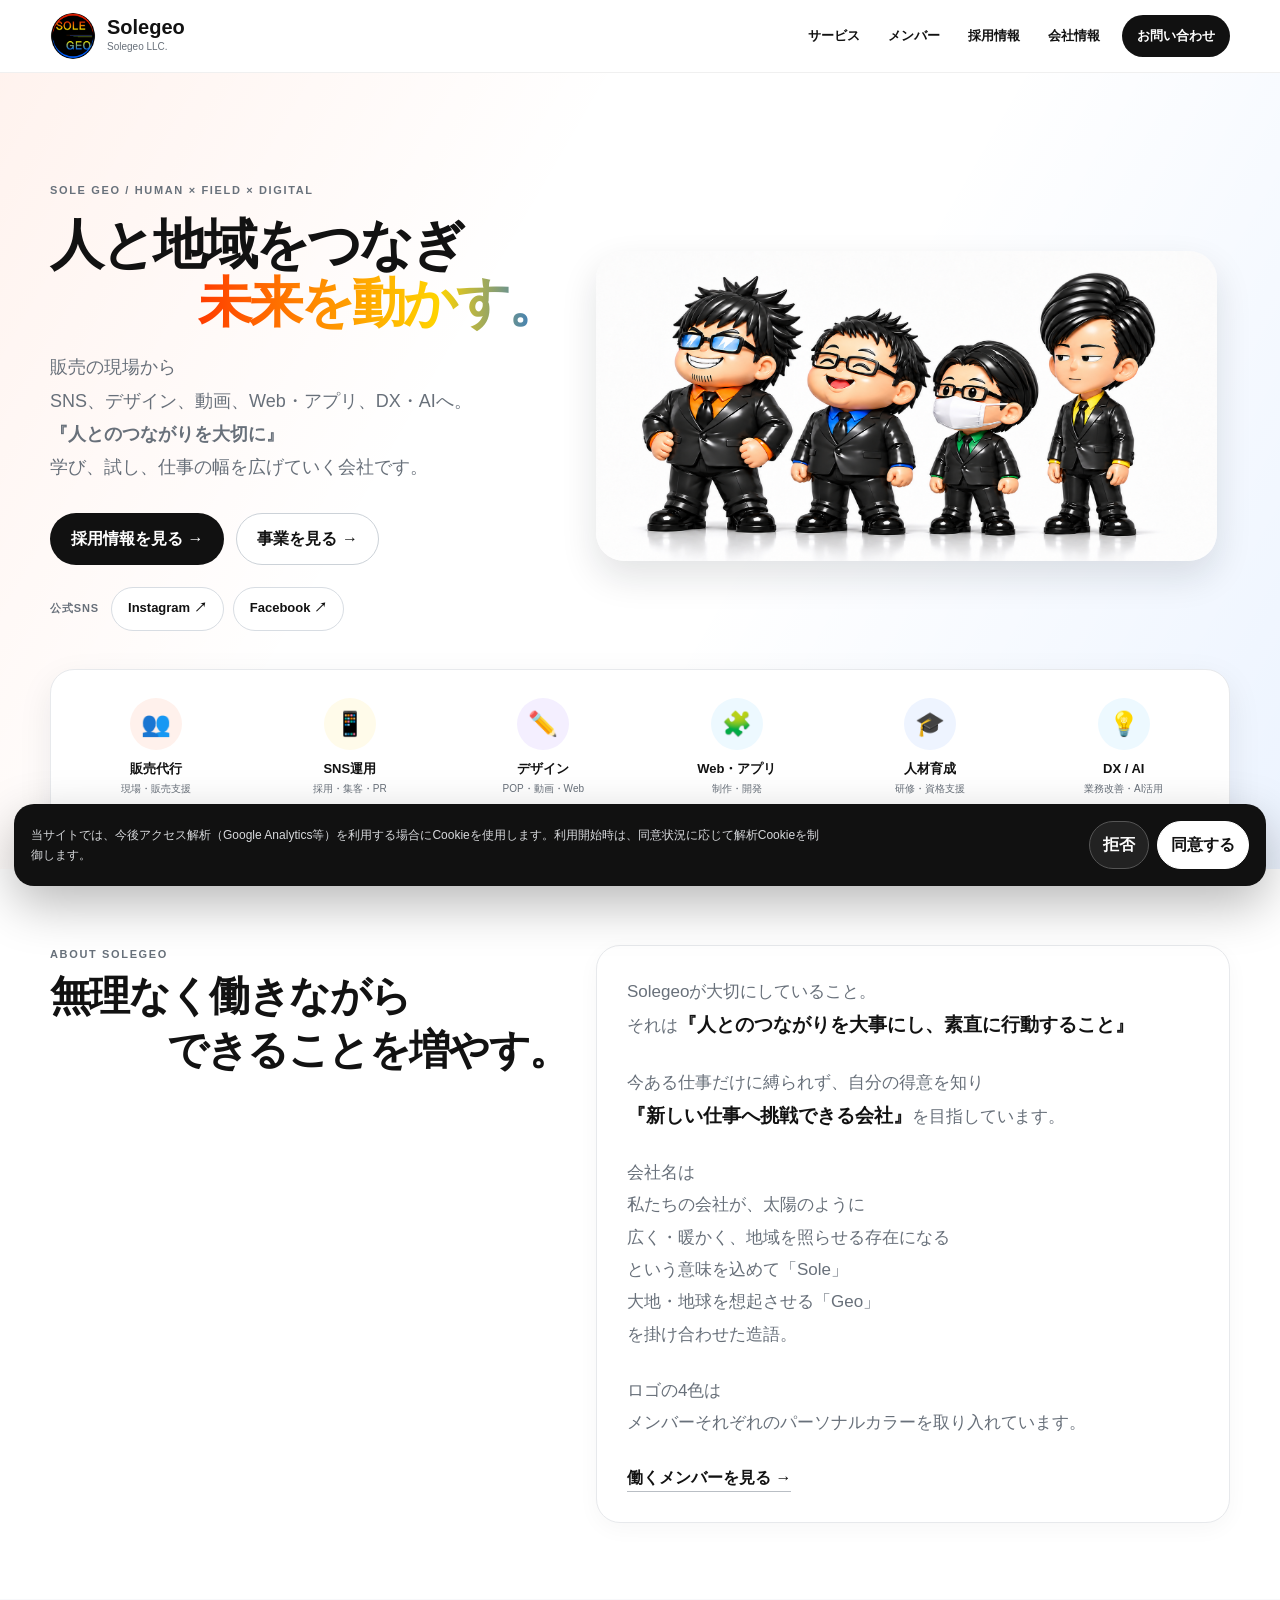
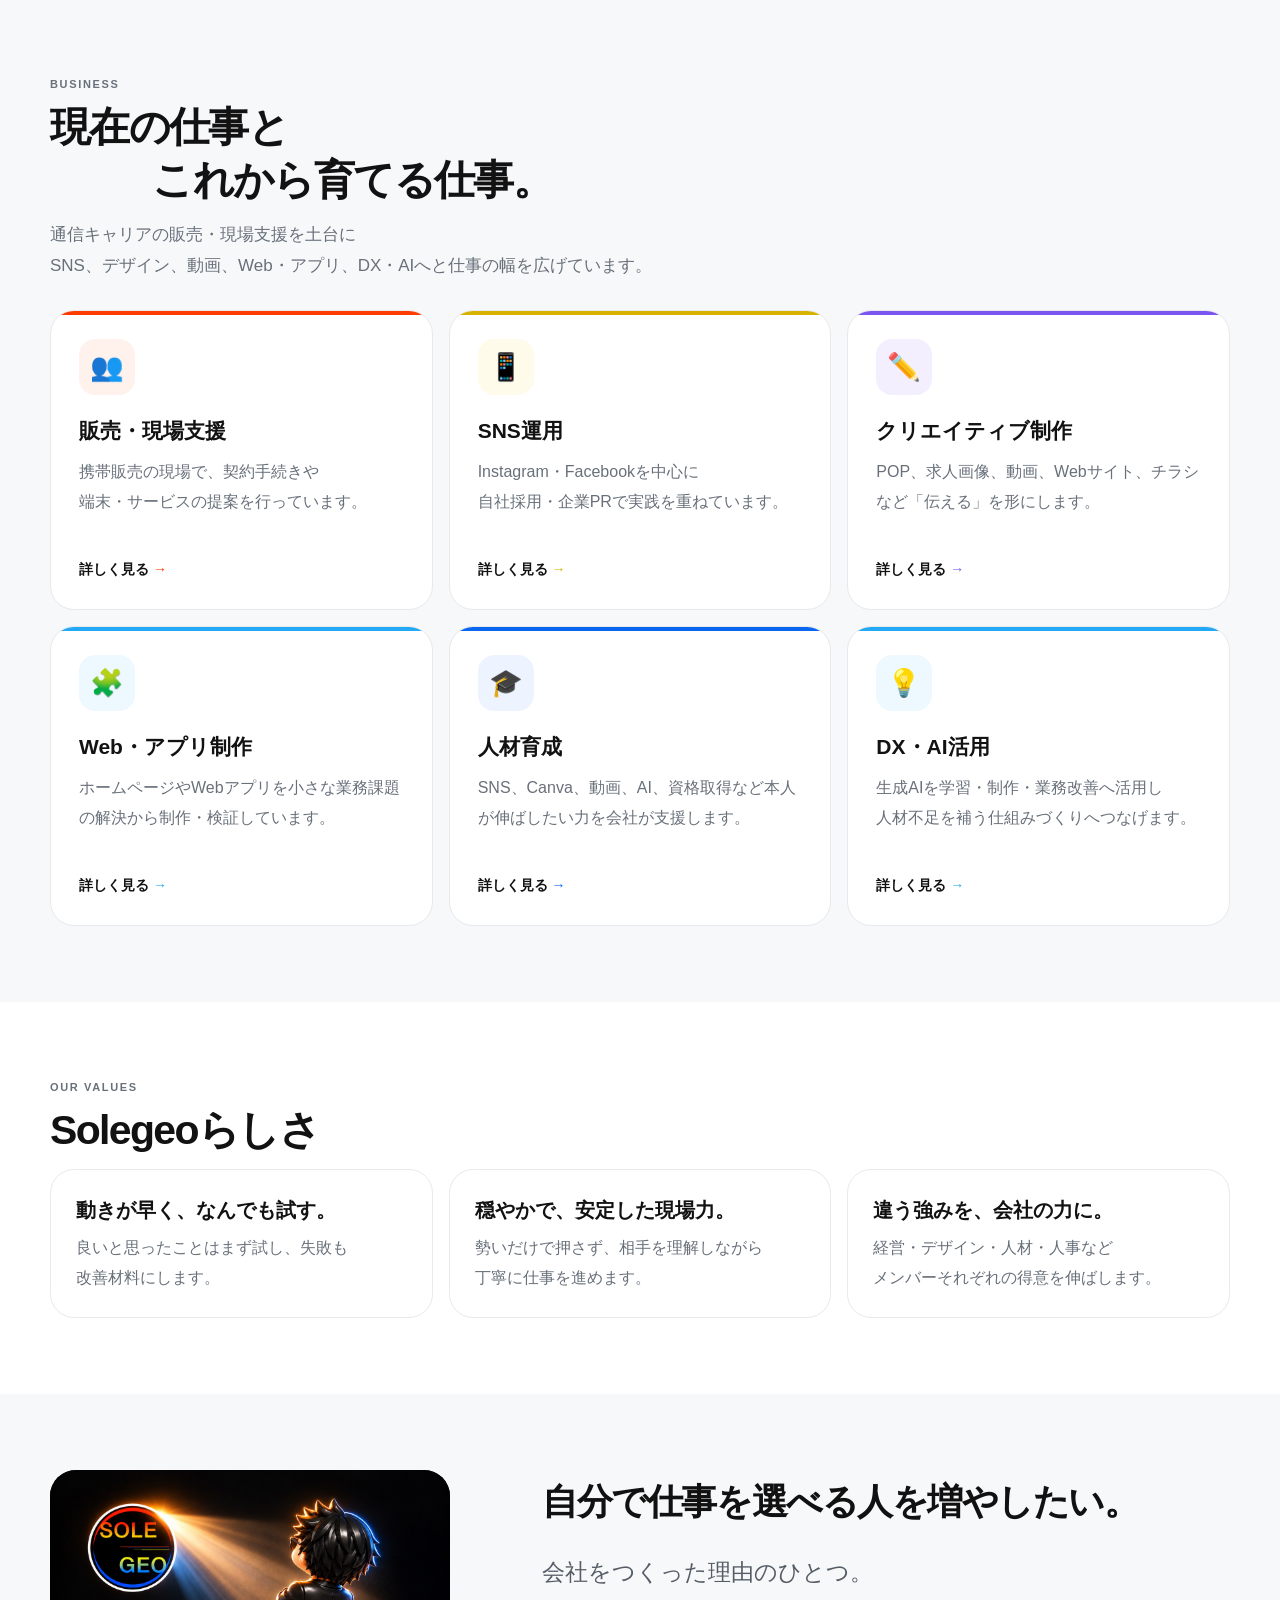
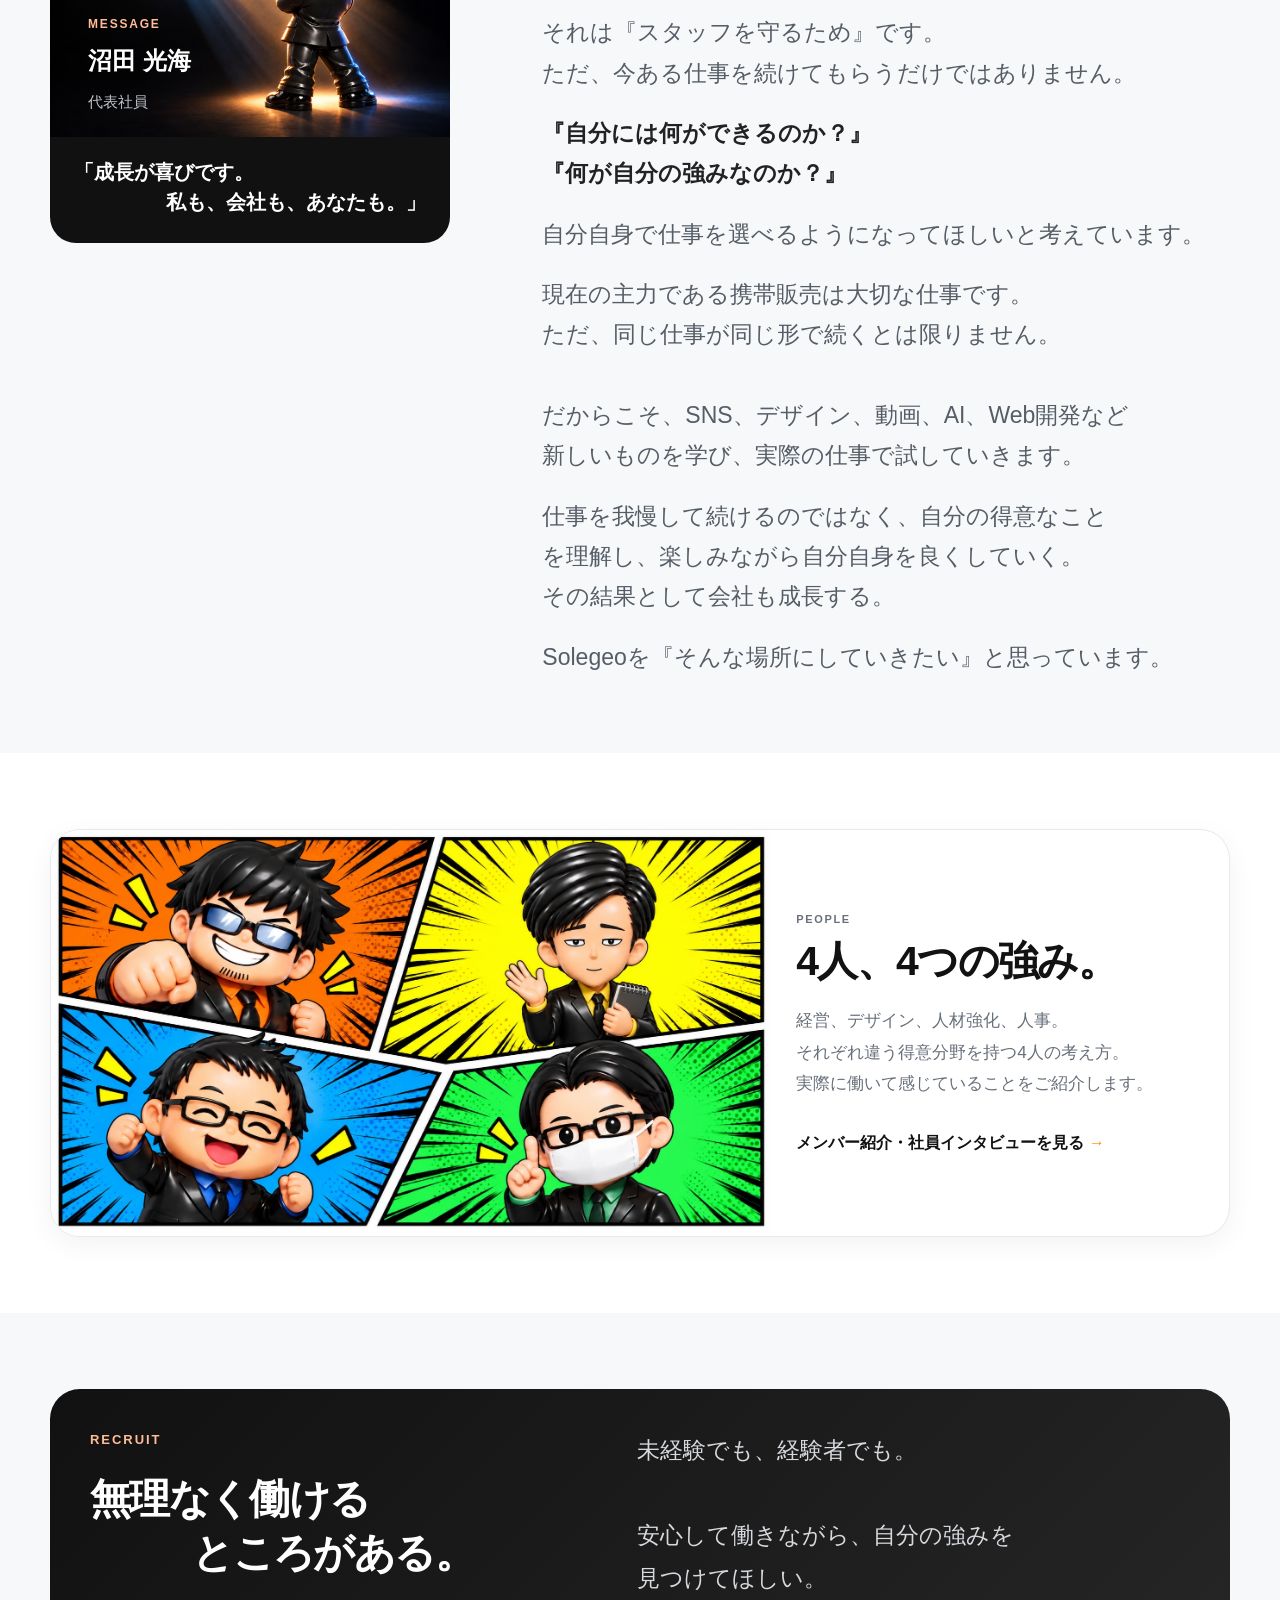
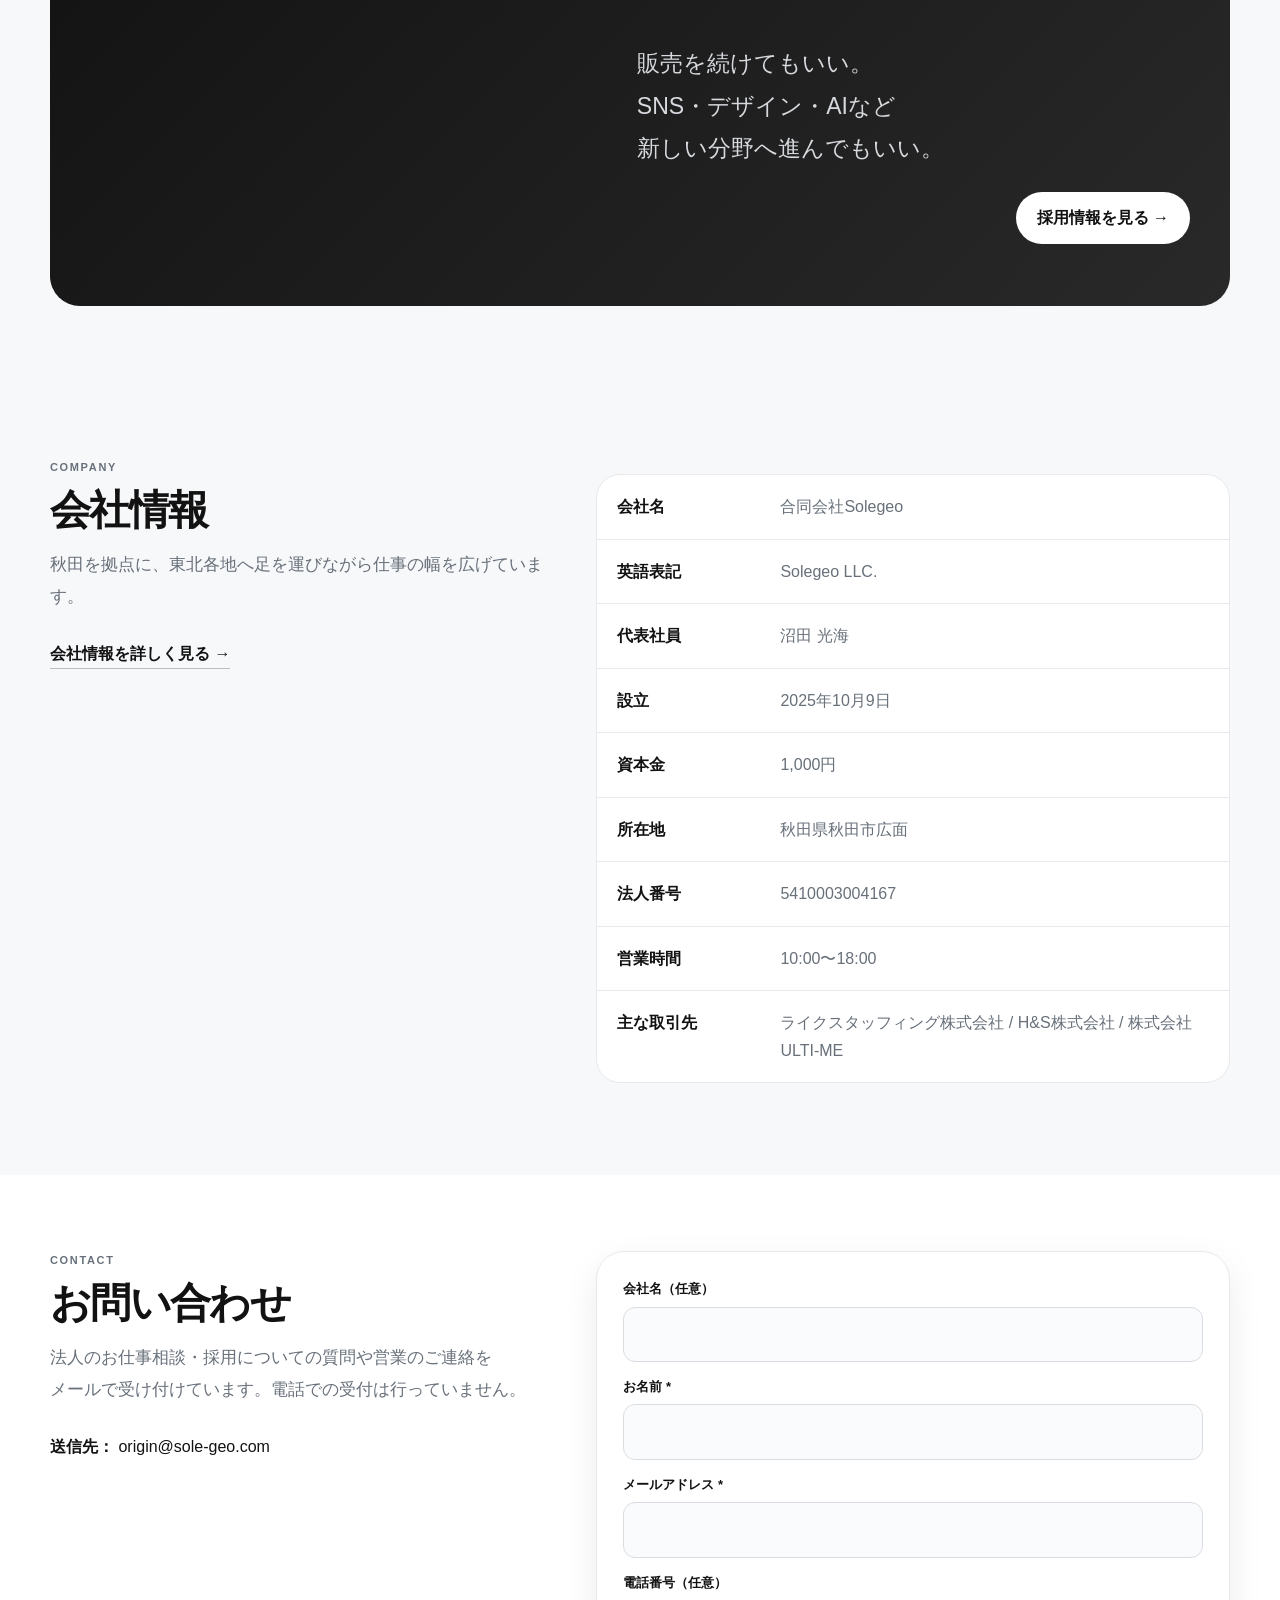
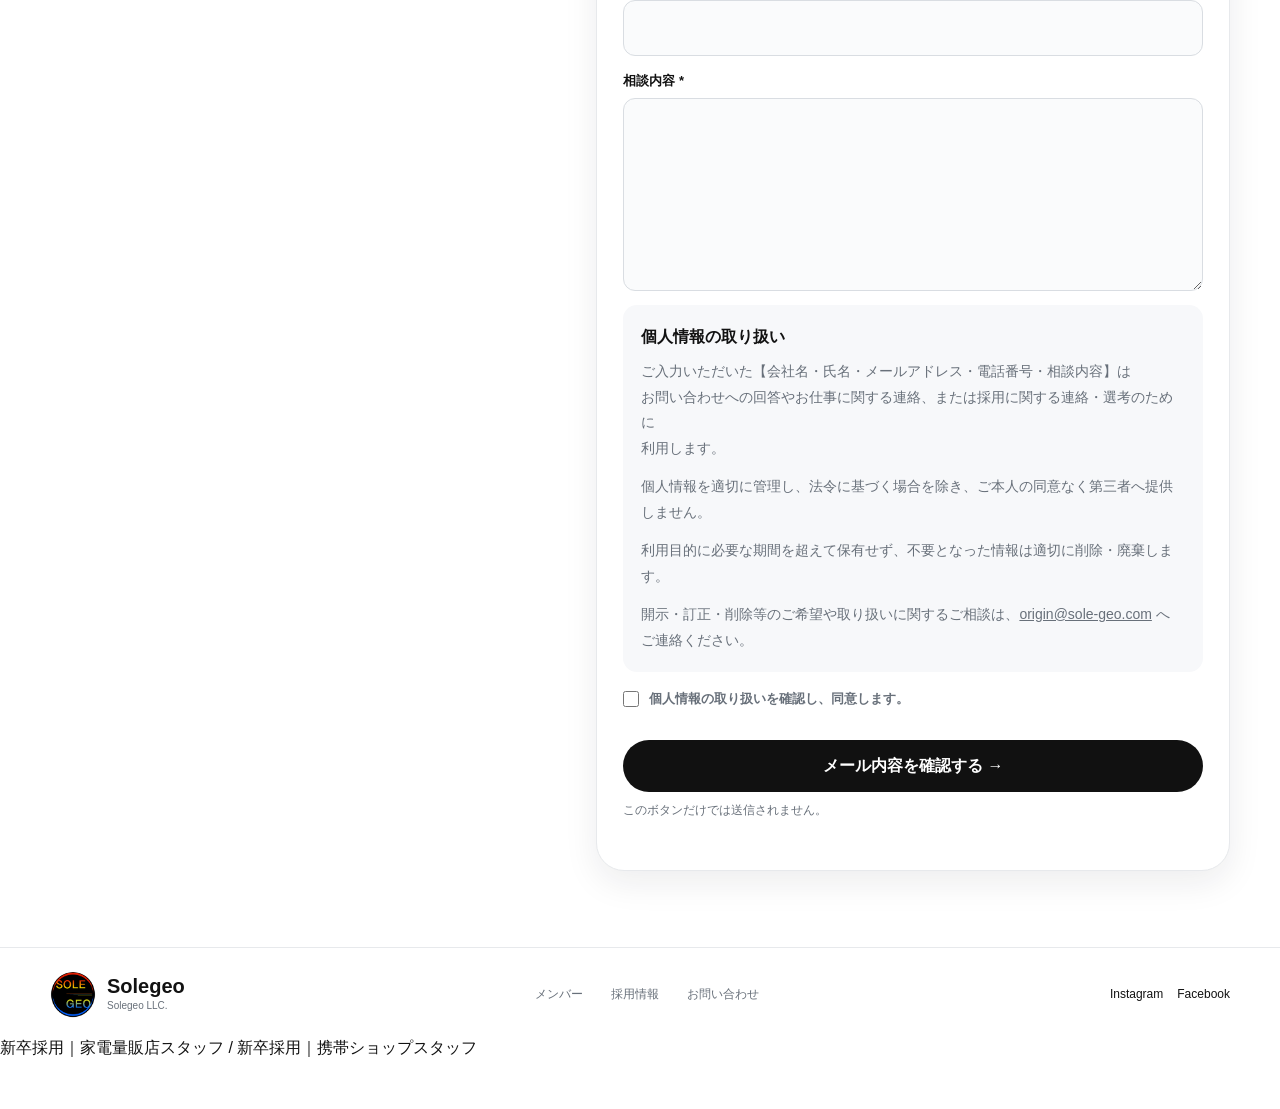
<file: index.html>
<!doctype html>
<html lang="ja">
<head>
<meta charset="utf-8">
<meta name="viewport" content="width=device-width,initial-scale=1,viewport-fit=cover">
<meta name="description" content="合同会社Solegeo（秋田県秋田市）。通信キャリア販売・販売支援を軸に、SNS、デザイン、動画、Web・アプリ、DX・AIへ挑戦。秋田・宮城・青森を中心に販売スタッフを募集中です。">
<link rel="canonical" href="https://solegeo.github.io/">
<meta name="google-site-verification" content="JcPs-EfXZajlIZPSxUKUY_vDeaK8_y3zdBFWQ_54pqE">
<meta name="google-site-verification" content="pSuTYg5aX4MuZJPYVKwUyVvK_EcL3qvpvLF3minKgTw">
<meta name="theme-color" content="#ffffff">
<title>合同会社Solegeo | 人と地域をつなぎ 未来を動かす。</title>
<link rel="stylesheet" href="assets/site.css?v=20261018-mobile-landscape-web-v1">
<script type="application/ld+json">{"@context":"https://schema.org","@type":"Organization","name":"合同会社Solegeo","alternateName":["Solegeo LLC.","ソレジオ","合同会社ソレジオ"],"url":"https://solegeo.github.io/","email":"origin@sole-geo.com","foundingDate":"2025-10-09","identifier":"5410003004167","address":{"@type":"PostalAddress","addressRegion":"秋田県","addressLocality":"秋田市広面","addressCountry":"JP"},"founder":{"@type":"Person","name":"沼田 光海"}}</script>
<meta name="msvalidate.01" content="2DDCBB3F150A2EEF73773522B13C06A9">
</head>
<body>
<header><div class="container nav">
<button class="brand" data-home><img src="assets/img/logo.png" alt="Solegeo"><div><strong>Solegeo</strong><small>Solegeo LLC.</small></div></button>
<nav class="links"><button data-page="sales">サービス</button><button data-page="people">メンバー</button><button data-page="recruit">採用情報</button><button data-page="company">会社情報</button><button class="contact" data-home-anchor="contact">お問い合わせ</button></nav>
<button class="mobile-menu" id="menu" aria-label="メニュー"><i></i><i></i><i></i></button>
</div></header>
<div class="mobile-panel" id="mobilePanel"><button data-home>トップ</button><button data-page="sales">サービス</button><button data-page="people">メンバー</button><button data-page="recruit">採用情報</button><button data-page="company">会社情報</button><button data-home-anchor="contact">お問い合わせ</button><div class="mobile-social"><a href="https://www.instagram.com/solegeo.corp/" target="_blank" rel="noopener noreferrer">Instagram ↗</a><a href="https://www.facebook.com/949112364962878" target="_blank" rel="noopener noreferrer">Facebook ↗</a></div></div>

<div class="view active" id="homeView"><main>
<section class="hero"><div class="container hero-grid">
<div><div class="eyebrow">SOLE GEO / HUMAN × FIELD × DIGITAL</div><h1><span class="hero-title-line">人と地域をつなぎ</span><span class="hero-title-line hero-title-next"><span class="gradient">未来を動かす。</span></span></h1><p class="lead"><span class="lead-line">販売の現場から</span><span class="lead-line">SNS、デザイン、動画、<span class="no-break">Web・アプリ</span>、<span class="no-break">DX・AI</span>へ。</span><span class="lead-line"><strong>『人とのつながりを大切に』</strong></span><span class="lead-line">学び、試し、仕事の幅を広げていく会社です。</span></p><div class="actions"><button class="btn dark" data-page="recruit">採用情報を見る →</button><button class="btn outline" data-page="sales">事業を見る →</button></div><div class="social-shortcuts" aria-label="公式SNS"><span>公式SNS</span><a href="https://www.instagram.com/solegeo.corp/" target="_blank" rel="noopener noreferrer">Instagram ↗</a><a href="https://www.facebook.com/949112364962878" target="_blank" rel="noopener noreferrer">Facebook ↗</a></div></div>
<div class="hero-visual"><img src="assets/img/team-hero-kobayashi-expression.webp" class="hero-team" alt="Solegeoのメンバー4名のキャラクター"></div>
</div>
<div class="container quick"><div class="quick-grid">
<button class="quick-card" data-page="sales" style="--tint:#fff1ec"><span class="quick-icon">👥</span><b>販売代行</b><small>現場・販売支援</small></button>
<button class="quick-card" data-page="sns" style="--tint:#fffbea"><span class="quick-icon">📱</span><b>SNS運用</b><small>採用・集客・PR</small></button>
<button class="quick-card" data-page="creative" style="--tint:#f4efff"><span class="quick-icon">✏️</span><b>デザイン</b><small>POP・動画・Web</small></button>
<button class="quick-card" data-page="app" style="--tint:#edf9ff"><span class="quick-icon">🧩</span><b>Web・アプリ</b><small>制作・開発</small></button>
<button class="quick-card" data-page="training" style="--tint:#eef4ff"><span class="quick-icon">🎓</span><b>人材育成</b><small>研修・資格支援</small></button>
<button class="quick-card" data-page="dx" style="--tint:#edf9ff"><span class="quick-icon">💡</span><b>DX / AI</b><small>業務改善・AI活用</small></button>
</div></div></section>

<section class="section"><div class="container split"><div><div class="kicker">ABOUT SOLEGEO</div><h2 class="about-heading"><span class="about-heading-line">無理なく働きながら</span><span class="about-heading-line about-heading-line--indent">できることを増やす。</span></h2></div><div class="card about-copy"><div class="home-about-desktop"><p>Solegeoが大切にしていること。<br>それは<strong class="about-value">『人とのつながりを大事にし、素直に行動すること』</strong></p><p>今ある仕事だけに縛られず、自分の得意を知り<br><strong class="about-challenge">『新しい仕事へ挑戦できる会社』</strong>を目指しています。</p><p>会社名は<br>私たちの会社が、太陽のように<br>広く・暖かく、地域を照らせる存在になる<br>という意味を込めて「Sole」<br>大地・地球を想起させる「Geo」<br>を掛け合わせた造語。</p><p>ロゴの4色は<br>メンバーそれぞれのパーソナルカラーを取り入れています。</p></div><div class="home-about-mobile"><p>Solegeoが大切にしていること。<br>それは<br><strong class="about-value">『人とのつながりを大事にし、素直に行動すること』</strong></p><p>今ある仕事だけに縛られず、自分の得意を知り<br><strong class="about-challenge">『新しい仕事へ挑戦できる会社』</strong>を目指しています。</p><p>会社名は<br>私たちの会社が、太陽のように<br>広く・暖かく、地域を照らせる存在になる<br>という意味を込めて「Sole」<br>大地・地球を想起させる「Geo」<br>を掛け合わせた<span class="no-break">造語。</span></p><p>ロゴの4色は<br>メンバーそれぞれのパーソナルカラーを取り入れています。</p></div><button class="link-btn" data-page="people">働くメンバーを見る →</button></div></div></section>

<section class="section alt"><div class="container"><div class="kicker">BUSINESS</div><h2 class="business-heading"><span class="business-heading-line">現在の仕事と</span><span class="business-heading-line business-heading-line--indent">これから育てる仕事。</span></h2><p class="section-intro">通信キャリアの販売・現場支援を土台に<br>SNS、デザイン、動画、<span class="no-break">Web・アプリ</span>、<span class="no-break">DX・AI</span>へと仕事の幅を広げています。</p><div class="service-grid">
<button class="service-card" data-page="sales" style="--accent:#ff3b00;--tint:#fff1ec"><div class="service-icon">👥</div><h3>販売・現場支援</h3><p>携帯販売の現場で、契約手続きや<span class="no-break">端末・サービス</span>の提案を行っています。</p><div class="more">詳しく見る <span>→</span></div></button>
<button class="service-card" data-page="sns" style="--accent:#d7b300;--tint:#fffbea"><div class="service-icon">📱</div><h3>SNS運用</h3><p>Instagram・Facebookを中心に<br>自社採用・企業PRで実践を重ねています。</p><div class="more">詳しく見る <span>→</span></div></button>
<button class="service-card" data-page="creative" style="--accent:#7b55ef;--tint:#f4efff"><div class="service-icon">✏️</div><h3>クリエイティブ制作</h3><p><span class="home-creative-desktop">POP、求人画像、動画、Webサイト、チラシ<br>など「伝える」を形にします。</span><span class="home-creative-mobile">POP、求人画像、動画、Webサイト、チラシなど<br>「伝える」を形にします。</span></p><div class="more">詳しく見る <span>→</span></div></button>
<button class="service-card" data-page="app" style="--accent:#23a8f5;--tint:#edf9ff"><div class="service-icon">🧩</div><h3>Web・アプリ制作</h3><p>ホームページやWebアプリを<br>小さな業務課題の解決から制作・検証しています。</p><div class="more">詳しく見る <span>→</span></div></button>
<button class="service-card" data-page="training" style="--accent:#0867ee;--tint:#eef4ff"><div class="service-icon">🎓</div><h3>人材育成</h3><p>SNS、Canva、動画、AI、資格取得など<br>本人が伸ばしたい力を会社が支援します。</p><div class="more">詳しく見る <span>→</span></div></button>
<button class="service-card" data-page="dx" style="--accent:#23a8f5;--tint:#edf9ff"><div class="service-icon">💡</div><h3>DX・AI活用</h3><p>生成AIを学習・制作・業務改善へ活用し<br>人材不足を補う仕組みづくりへつなげます。</p><div class="more">詳しく見る <span>→</span></div></button>
</div></div></section>

<section class="section"><div class="container"><div class="kicker">OUR VALUES</div><h2>Solegeoらしさ</h2><div class="values"><article class="value"><b>動きが早く、なんでも試す。</b><p><span class="home-value-desktop">良いと思ったことはまず試し、失敗も<br>改善材料にします。</span><span class="home-value-mobile">良いと思ったことはまず試し、失敗も<br>改善材料にします。</span></p></article><article class="value"><b>穏やかで、安定した現場力。</b><p><span class="home-value-calm-desktop">勢いだけで押さず、相手を理解しながら<br>丁寧に仕事を進めます。</span><span class="home-value-calm-mobile">勢いだけで押さず、相手を理解しながら丁寧に仕事を進めます。</span></p></article><article class="value"><b>違う強みを、会社の力に。</b><p>経営・デザイン・人材・人事など<br>メンバーそれぞれの得意を伸ばします。</p></article></div></div></section>

<section class="section alt"><div class="container message-grid"><div class="message-side message-side--illustrated"><div class="message-art"><img src="assets/img/message-spotlight.svg" alt="Solegeoのロゴから光を受ける沼田の後ろ姿のイラスト" loading="lazy" width="1200" height="800"><div class="message-art-labels"><div class="kicker">MESSAGE</div><h3>沼田 光海</h3><small>代表社員</small></div></div><p class="quote"><span class="quote-line">「成長が喜びです。</span><span class="quote-line quote-line--right">私も、会社も、あなたも。」</span></p></div><div class="message-main"><h2><span style="display:block;text-align:left">自分で仕事を選べる</span><span style="display:block;text-align:right">人を増やしたい。</span></h2><p>会社をつくった理由のひとつ。</p><p>それは『スタッフを守るため』です。<br><span class="message-keep-line">ただ、今ある仕事を続けてもらうだけではありません。</span></p><p>『自分には何ができるのか？』<br>『何が自分の強みなのか？』</p><p>自分自身で仕事を選べるようになってほしいと考えています。</p><p>現在の主力である携帯販売は大切な仕事です。<br>ただ、同じ仕事が同じ形で続くとは限りません。<br><br>だからこそ、SNS、デザイン、動画、AI、Web開発など<br>新しいものを学び、実際の仕事で試していきます。</p><p>仕事を我慢して続けるのではなく、自分の得意なことを<br>理解し、楽しみながら自分自身を良くしていく。<br>その結果として会社も成長する。</p><p>Solegeoを<br>『そんな場所にしていきたい』と思っています。</p></div></div></section>

<section class="section"><div class="container"><div class="kicker">PEOPLE</div><h2>4人、4つの強み。</h2><p class="section-intro">同じタイプを集めるのではなく、違う得意分野を持つ人が刺激し合うチームを目指しています。</p><div class="people-grid">
<article class="person" style="--accent:#ff8c00"><div class="person-visual"><img src="assets/img/numata-strength.jpg" alt="沼田のキャラクター"></div><div class="person-body"><span class="person-role">REPRESENTATIVE / MANAGEMENT</span><h3>沼田</h3><p>代表・経営。相手のことを理解しながら、会社と働く人の選択肢を増やしていく。</p><button data-page="people">詳しく見る →</button></div></article>
<article class="person" style="--accent:#46b95f"><div class="person-visual"><img src="assets/img/kawamata-strength.jpg" alt="川俣のキャラクター"></div><div class="person-body"><span class="person-role">DESIGN</span><h3>川俣</h3><p>デザイン制作部門。良し悪しを見極める判断力と、初対面でも親しまれやすい人柄。</p><button data-page="people">インタビューを見る →</button></div></article>
<article class="person" style="--accent:#0867ee"><div class="person-visual"><img src="assets/img/taira-strength.jpg" alt="平良のキャラクター"></div><div class="person-body"><span class="person-role">PEOPLE DEVELOPMENT</span><h3>平良</h3><p>人材強化部門。行動の速さと、必要なことをコツコツ積み上げる力が強み。</p><button data-page="people">インタビューを見る →</button></div></article>
<article class="person" style="--accent:#d7b300"><div class="person-visual"><img src="assets/img/kobayashi-strength.jpg" alt="小林のキャラクター"></div><div class="person-body"><span class="person-role">HR</span><h3>小林</h3><p>人事部。興味を持った分野には勉強熱心で、人のために動けるやさしさがある。</p><button data-page="people">インタビューを見る →</button></div></article>
</div></div></section>

<section class="section alt"><div class="container recruit-callout"><div><div class="kicker" style="color:#ffbc96">RECRUIT</div><h2><span style="display:block;text-align:left">無理なく働ける</span><span style="display:block;text-align:right">ところがある。</span></h2><p>未経験でも、経験者でも。<br><br>安心して働きながら、自分の強みを<br>見つけてほしい。<br><br>販売を続けてもいい。<br>SNS・デザイン・AIなど<br>新しい分野へ進んでもいい。</p></div><div><button class="btn" data-page="recruit">採用情報を見る →</button></div></div></section>



<section class="section alt"><div class="container split"><div><div class="kicker">COMPANY</div><h2>会社情報</h2><p class="section-intro">秋田を拠点に、東北各地へ足を運びながら仕事の幅を広げています。</p><button class="link-btn" data-page="company">会社情報を詳しく見る →</button></div><dl class="company-table">
<div class="row"><dt>会社名</dt><dd>合同会社Solegeo</dd></div><div class="row"><dt>英語表記</dt><dd>Solegeo LLC.</dd></div><div class="row"><dt>代表社員</dt><dd>沼田 光海</dd></div><div class="row"><dt>設立</dt><dd>2025年10月9日</dd></div><div class="row"><dt>資本金</dt><dd>1,000円</dd></div><div class="row"><dt>所在地</dt><dd>秋田県秋田市広面</dd></div><div class="row"><dt>法人番号</dt><dd>5410003004167</dd></div><div class="row"><dt>営業時間</dt><dd>10:00〜18:00</dd></div><div class="row"><dt>主な取引先</dt><dd>ライクスタッフィング株式会社 / H&amp;S株式会社 / 株式会社ULTI-ME</dd></div>
</dl></div></section>

<section class="section" id="contact"><div class="container split"><div><div class="kicker">CONTACT</div><h2>お問い合わせ</h2><p class="section-intro"><span class="home-contact-desktop">法人のお仕事相談・採用についての質問や営業のご連絡を<br>メールで受け付けています。電話での受付は行っていません。</span><span class="home-contact-mobile">法人のお仕事相談・採用についての質問や営業のご連絡をメールで受け付けています。電話での受付は行っていません。</span></p><p><strong>送信先：</strong> origin@sole-geo.com</p></div><form class="contact-box" id="mailForm">
<label><span>会社名（任意）</span><input id="fCompany" autocomplete="organization"></label><label><span>お名前 *</span><input id="fName" required autocomplete="name"></label><label><span>メールアドレス *</span><input id="fEmail" type="email" required autocomplete="email"></label><label><span>電話番号（任意）</span><input id="fPhone" autocomplete="tel"></label><label><span>相談内容 *</span><textarea id="fMessage" rows="6" required></textarea></label><div class="privacy-note"><h3>個人情報の取り扱い</h3><div class="home-privacy-desktop"><p>ご入力いただいた【会社名・氏名・メールアドレス・電話番号・相談内容】は<br>お問い合わせへの回答やお仕事に関する連絡、または採用に関する連絡・選考のために<br>利用します。</p><p>個人情報を適切に管理し、法令に基づく場合を除き、ご本人の同意なく第三者へ提供<br>しません。</p><p>利用目的に必要な期間を超えて保有せず、不要となった情報は適切に削除・廃棄します。</p><p>開示・訂正・削除等のご希望や取り扱いに関するご相談は、<a href="mailto:origin@sole-geo.com">origin@sole-geo.com</a> へ<br>ご連絡ください。</p></div><div class="home-privacy-mobile"><p>ご入力いただいた<br>【会社名・氏名・メールアドレス・電話番号・相談内容】<br>はお問い合わせへの回答やお仕事に関する連絡、または採用に関する連絡・選考のために利用します。</p><p>個人情報を適切に管理し、法令に基づく場合を除きご本人の同意なく第三者へ提供しません。</p><p>利用目的に必要な期間を超えて保有せず、不要となった情報は適切に削除・廃棄します。</p><p>開示・訂正・削除等のご希望や取り扱いに関するご相談は、<a href="mailto:origin@sole-geo.com">origin@sole-geo.com</a> へご連絡ください。</p></div></div><div class="form-check"><input type="checkbox" id="fConsent" required><label for="fConsent">個人情報の取り扱いを確認し、同意します。</label></div><button class="btn dark" type="submit" style="width:100%">メール内容を確認する →</button><p class="form-tip">このボタンだけでは送信されません。</p><p class="form-status" id="formStatus" role="status" aria-live="polite"></p><section class="mail-preview" id="mailPreview" hidden aria-label="送信メールの確認"><h3 tabindex="-1" id="mailPreviewTitle">メール内容の確認</h3><p class="small">宛先：origin@sole-geo.com</p><pre id="mailBody"></pre><div class="mail-preview-actions"><a class="btn dark" id="mailOpen" href="mailto:origin@sole-geo.com">メールアプリを開く ↗</a><button class="btn outline" type="button" id="copyMail">本文をコピー</button></div><p class="small">メールアプリが開かない、または本文が入りきらない場合は、本文をコピーして上記宛先に送信してください。送信完了はメールアプリでご確認ください。</p><p class="form-status" id="copyStatus" role="status"></p></section>
</form></div></section>
</main></div>

<div class="view" id="pageView"><section class="page-hero"><div class="container"><div class="breadcrumb"><button data-home>TOP</button> / <span id="crumb"></span></div><div class="page-kicker" id="pageKicker"></div><h1 class="page-title" id="pageTitle"></h1><p class="page-lead" id="pageLead"></p></div></section><section class="page-content"><div class="container" id="pageContent"></div></section></div>

<footer><div class="container foot"><button class="brand" data-home><img src="assets/img/logo.png" alt="Solegeo"><div><strong>Solegeo</strong><small>Solegeo LLC.</small></div></button><div class="foot-links"><button data-page="people">メンバー</button><button data-page="recruit">採用情報</button><button data-home-anchor="contact">お問い合わせ</button></div><div class="foot-social"><a href="https://www.instagram.com/solegeo.corp/" target="_blank" rel="noopener">Instagram</a><a href="https://www.facebook.com/949112364962878" target="_blank" rel="noopener">Facebook</a></div></div><p><a href="jobs/akita-newgrad-mobile-sales.html">新卒採用｜家電量販店スタッフ</a> / <a href="jobs/akita-newgrad-mobile-shop.html">新卒採用｜携帯ショップスタッフ</a></p></footer>

<div class="cookie" id="cookie"><p>当サイトでは、今後アクセス解析（Google Analytics等）を利用する場合にCookieを使用します。利用開始時は、同意状況に応じて解析Cookieを制御します。</p><div class="cookie-actions"><button id="cookieReject">拒否</button><button class="accept" id="cookieAccept">同意する</button></div></div>

<script src="assets/site.js?v=20261120-team-notebook"></script>
</body></html>
</file>
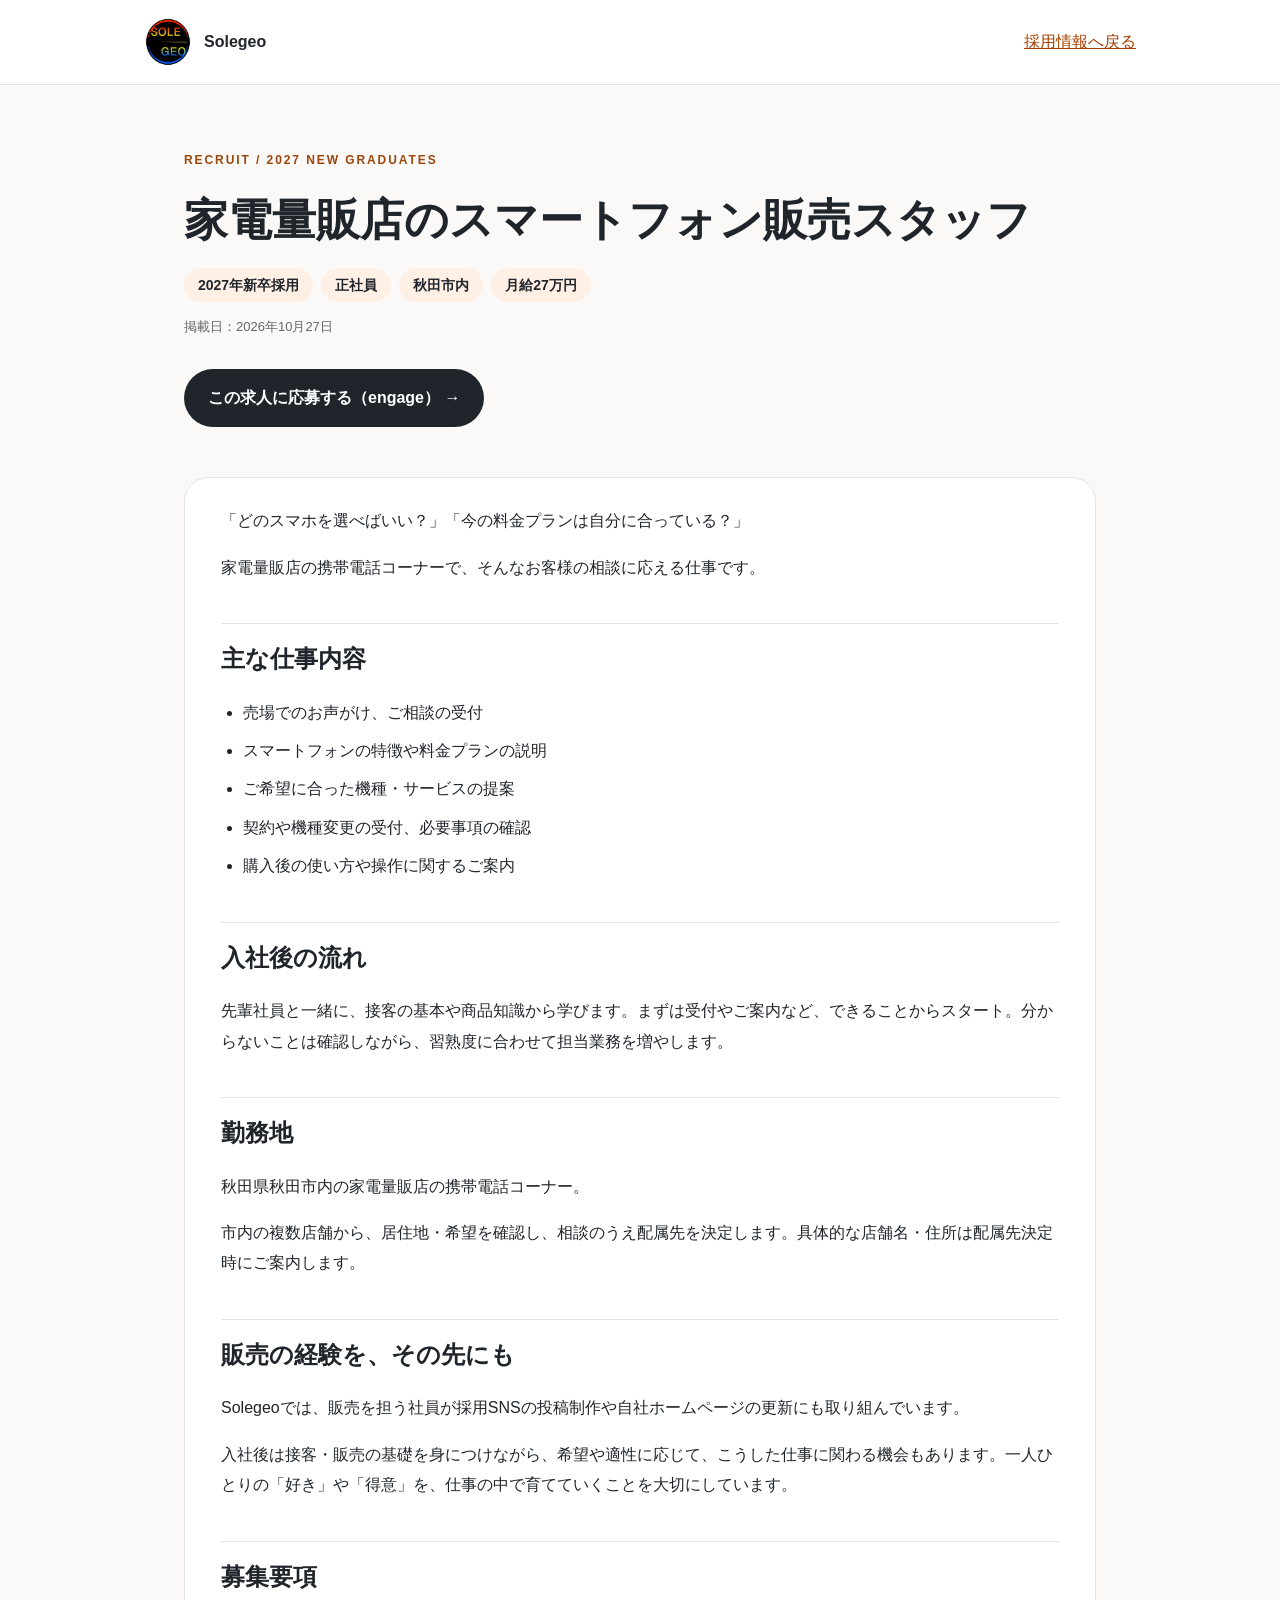
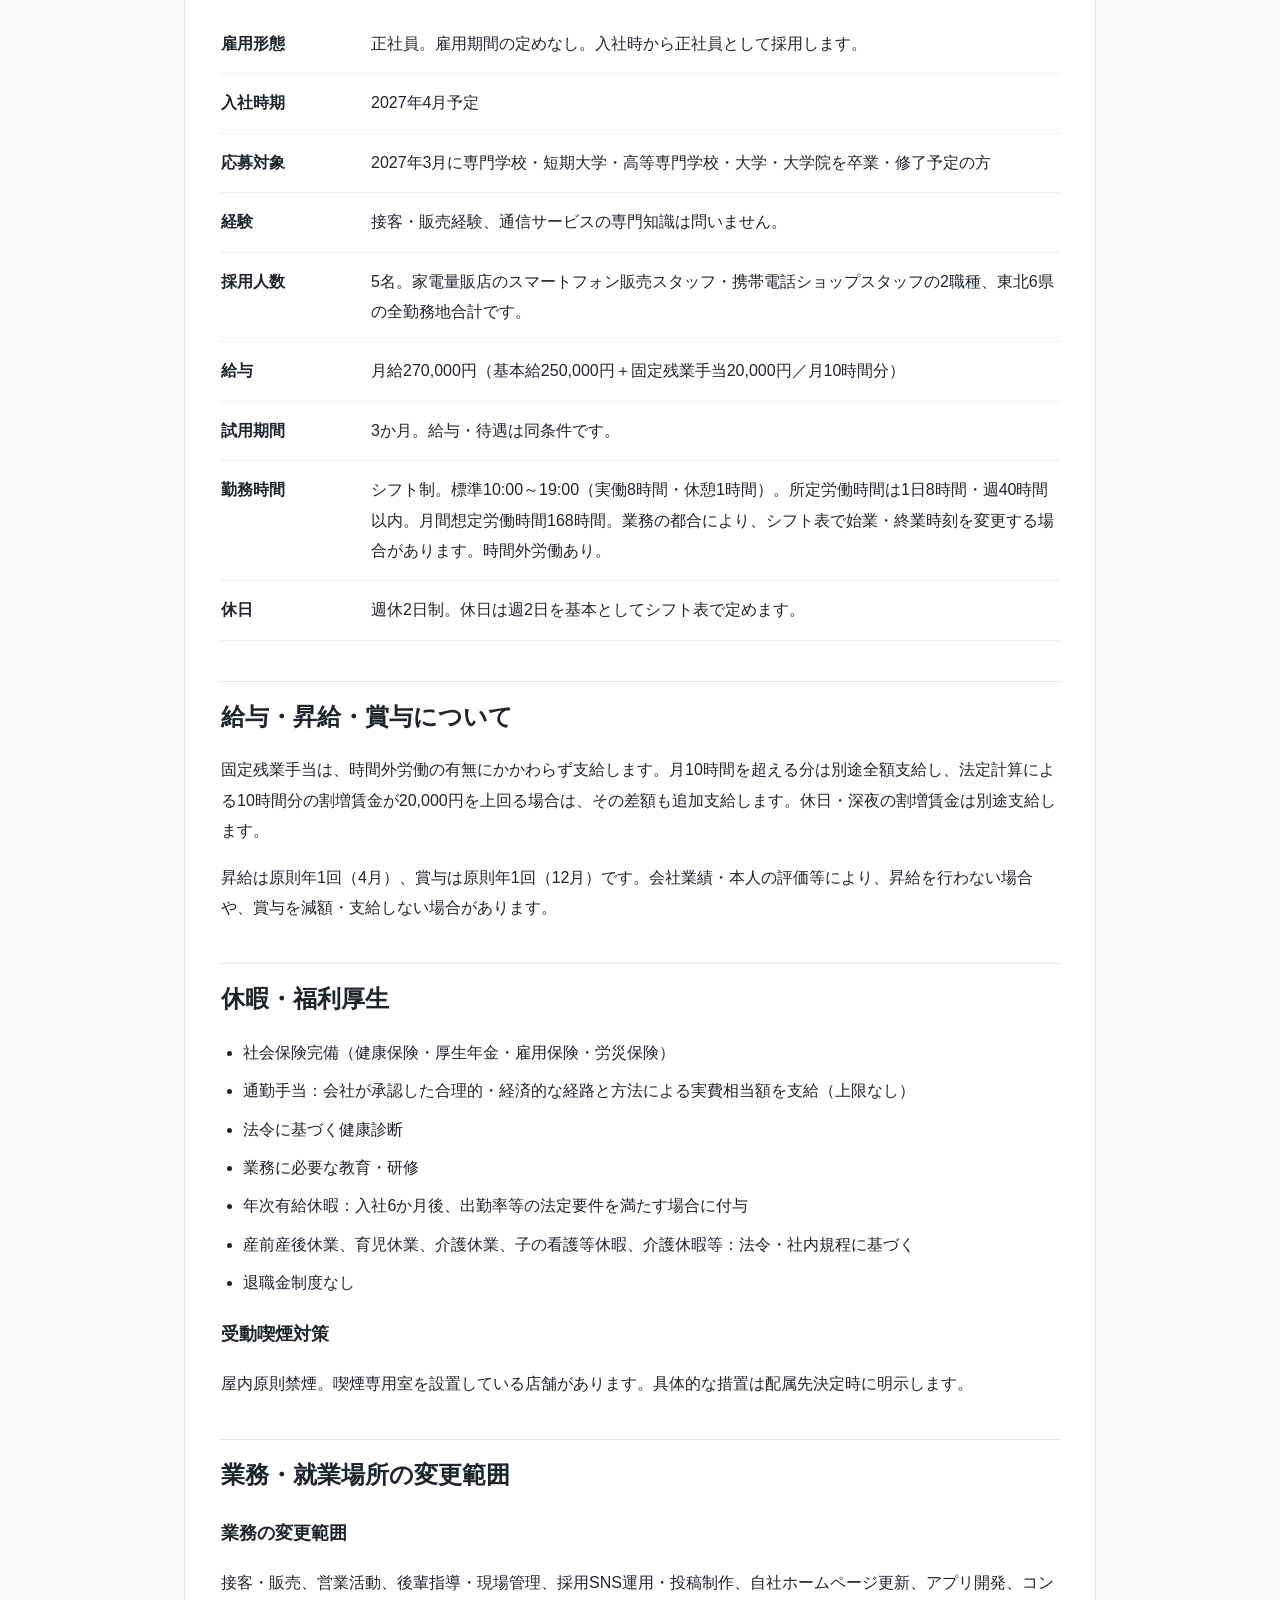
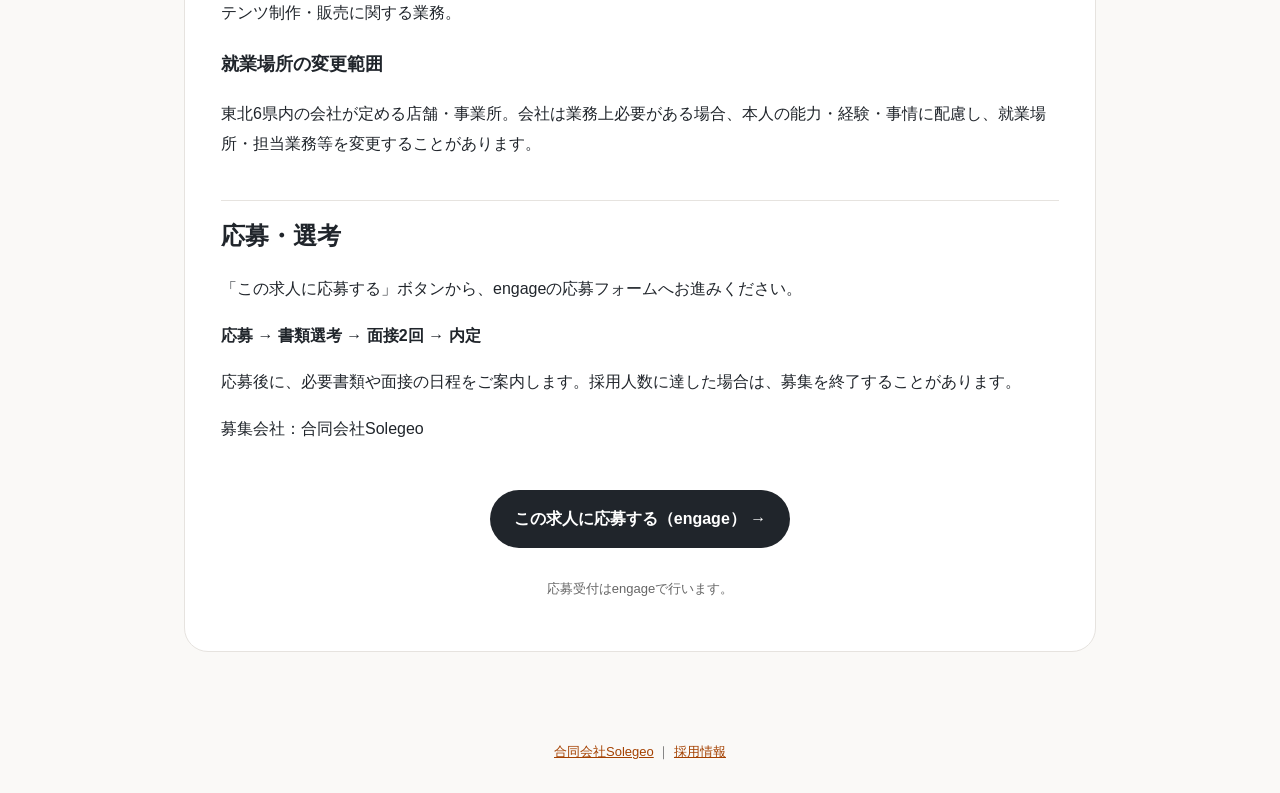
<file: jobs/akita-newgrad-mobile-sales.html>
<!doctype html><html lang="ja"><head><meta charset="utf-8"><meta name="viewport" content="width=device-width,initial-scale=1"><title>家電量販店のスマートフォン販売スタッフ｜2027年新卒・正社員｜秋田市｜合同会社Solegeo</title><meta name="description" content="秋田市内で働く家電量販店のスマートフォン販売スタッフの新卒正社員募集。2027年4月入社予定、月給27万円。仕事内容・募集要項と応募方法をご案内します。"><link rel="canonical" href="https://solegeo.github.io/jobs/akita-newgrad-mobile-sales.html"><link rel="stylesheet" href="jobs.css"><script type="application/ld+json">{"@context": "https://schema.org", "@type": "JobPosting", "title": "家電量販店のスマートフォン販売スタッフ", "description": "<p>「どのスマホを選べばいい？」「今の料金プランは自分に合っている？」<\/p><p>家電量販店の携帯電話コーナーで、そんなお客様の相談に応える仕事です。<\/p><h2>主な仕事内容<\/h2><ul><li>売場でのお声がけ、ご相談の受付<\/li><li>スマートフォンの特徴や料金プランの説明<\/li><li>ご希望に合った機種・サービスの提案<\/li><li>契約や機種変更の受付、必要事項の確認<\/li><li>購入後の使い方や操作に関するご案内<\/li><\/ul><h2>入社後の流れ<\/h2><p>先輩社員と一緒に、接客の基本や商品知識から学びます。まずは受付やご案内など、できることからスタート。分からないことは確認しながら、習熟度に合わせて担当業務を増やします。<\/p><h2>勤務地<\/h2><p>秋田県秋田市内の家電量販店の携帯電話コーナー。<\/p><p>市内の複数店舗から、居住地・希望を確認し、相談のうえ配属先を決定します。具体的な店舗名・住所は配属先決定時にご案内します。<\/p><h2>販売の経験を、その先にも<\/h2><p>Solegeoでは、販売を担う社員が採用SNSの投稿制作や自社ホームページの更新にも取り組んでいます。<\/p><p>入社後は接客・販売の基礎を身につけながら、希望や適性に応じて、こうした仕事に関わる機会もあります。一人ひとりの「好き」や「得意」を、仕事の中で育てていくことを大切にしています。<\/p>\n<h2>募集要項<\/h2><dl class=\"requirements\">\n<dt>雇用形態<\/dt><dd>正社員。雇用期間の定めなし。入社時から正社員として採用します。<\/dd>\n<dt>入社時期<\/dt><dd>2027年4月予定<\/dd>\n<dt>応募対象<\/dt><dd>2027年3月に専門学校・短期大学・高等専門学校・大学・大学院を卒業・修了予定の方<\/dd>\n<dt>経験<\/dt><dd>接客・販売経験、通信サービスの専門知識は問いません。<\/dd>\n<dt>採用人数<\/dt><dd>5名。家電量販店のスマートフォン販売スタッフ・携帯電話ショップスタッフの2職種、東北6県の全勤務地合計です。<\/dd>\n<dt>給与<\/dt><dd>月給270,000円（基本給250,000円＋固定残業手当20,000円／月10時間分）<\/dd>\n<dt>試用期間<\/dt><dd>3か月。給与・待遇は同条件です。<\/dd>\n<dt>勤務時間<\/dt><dd>シフト制。標準10:00～19:00（実働8時間・休憩1時間）。所定労働時間は1日8時間・週40時間以内。月間想定労働時間168時間。業務の都合により、シフト表で始業・終業時刻を変更する場合があります。時間外労働あり。<\/dd>\n<dt>休日<\/dt><dd>週休2日制。休日は週2日を基本としてシフト表で定めます。<\/dd><\/dl>\n<h2>給与・昇給・賞与について<\/h2><p>固定残業手当は、時間外労働の有無にかかわらず支給します。月10時間を超える分は別途全額支給し、法定計算による10時間分の割増賃金が20,000円を上回る場合は、その差額も追加支給します。休日・深夜の割増賃金は別途支給します。<\/p><p>昇給は原則年1回（4月）、賞与は原則年1回（12月）です。会社業績・本人の評価等により、昇給を行わない場合や、賞与を減額・支給しない場合があります。<\/p>\n<h2>休暇・福利厚生<\/h2><ul><li>社会保険完備（健康保険・厚生年金・雇用保険・労災保険）<\/li><li>通勤手当：会社が承認した合理的・経済的な経路と方法による実費相当額を支給（上限なし）<\/li><li>法令に基づく健康診断<\/li><li>業務に必要な教育・研修<\/li><li>年次有給休暇：入社6か月後、出勤率等の法定要件を満たす場合に付与<\/li><li>産前産後休業、育児休業、介護休業、子の看護等休暇、介護休暇等：法令・社内規程に基づく<\/li><li>退職金制度なし<\/li><\/ul>\n<h3>受動喫煙対策<\/h3><p>屋内原則禁煙。喫煙専用室を設置している店舗があります。具体的な措置は配属先決定時に明示します。<\/p>\n<h2>業務・就業場所の変更範囲<\/h2><h3>業務の変更範囲<\/h3><p>接客・販売、営業活動、後輩指導・現場管理、採用SNS運用・投稿制作、自社ホームページ更新、アプリ開発、コンテンツ制作・販売に関する業務。<\/p><h3>就業場所の変更範囲<\/h3><p>東北6県内の会社が定める店舗・事業所。会社は業務上必要がある場合、本人の能力・経験・事情に配慮し、就業場所・担当業務等を変更することがあります。<\/p>\n<h2>応募・選考<\/h2><p>「この求人に応募する」ボタンから、engageの応募フォームへお進みください。<\/p><p><strong>応募 → 書類選考 → 面接2回 → 内定<\/strong><\/p><p>応募後に、必要書類や面接の日程をご案内します。採用人数に達した場合は、募集を終了することがあります。<\/p><p>募集会社：合同会社Solegeo<\/p>", "datePosted": "2026-10-27", "identifier": {"@type": "PropertyValue", "name": "合同会社Solegeo", "value": "akita-newgrad-mobile-sales"}, "employmentType": "FULL_TIME", "hiringOrganization": {"@type": "Organization", "name": "合同会社Solegeo", "sameAs": "https://solegeo.github.io/"}, "jobLocation": {"@type": "Place", "address": {"@type": "PostalAddress", "addressCountry": "JP", "addressRegion": "秋田県", "addressLocality": "秋田市"}}, "baseSalary": {"@type": "MonetaryAmount", "currency": "JPY", "value": {"@type": "QuantitativeValue", "value": 250000, "unitText": "MONTH"}}, "url": "https://solegeo.github.io/jobs/akita-newgrad-mobile-sales.html"}</script></head><body><header><div class="nav"><a class="brand" href="../"><img src="../assets/img/logo.png" alt="Solegeoロゴ">Solegeo</a><a href="../#page=recruit">採用情報へ戻る</a></div></header><main><div class="hero"><div class="eyebrow">RECRUIT / 2027 NEW GRADUATES</div><h1>家電量販店のスマートフォン販売スタッフ</h1><div class="tags"><span>2027年新卒採用</span><span>正社員</span><span>秋田市内</span><span>月給27万円</span></div><p class="small">掲載日：2026年10月27日</p><a class="apply" href="https://en-gage.net/solegeo_engaga/work_18532718/">この求人に応募する（engage） →</a></div><article class="body"><p>「どのスマホを選べばいい？」「今の料金プランは自分に合っている？」</p><p>家電量販店の携帯電話コーナーで、そんなお客様の相談に応える仕事です。</p><h2>主な仕事内容</h2><ul><li>売場でのお声がけ、ご相談の受付</li><li>スマートフォンの特徴や料金プランの説明</li><li>ご希望に合った機種・サービスの提案</li><li>契約や機種変更の受付、必要事項の確認</li><li>購入後の使い方や操作に関するご案内</li></ul><h2>入社後の流れ</h2><p>先輩社員と一緒に、接客の基本や商品知識から学びます。まずは受付やご案内など、できることからスタート。分からないことは確認しながら、習熟度に合わせて担当業務を増やします。</p><h2>勤務地</h2><p>秋田県秋田市内の家電量販店の携帯電話コーナー。</p><p>市内の複数店舗から、居住地・希望を確認し、相談のうえ配属先を決定します。具体的な店舗名・住所は配属先決定時にご案内します。</p><h2>販売の経験を、その先にも</h2><p>Solegeoでは、販売を担う社員が採用SNSの投稿制作や自社ホームページの更新にも取り組んでいます。</p><p>入社後は接客・販売の基礎を身につけながら、希望や適性に応じて、こうした仕事に関わる機会もあります。一人ひとりの「好き」や「得意」を、仕事の中で育てていくことを大切にしています。</p>
<h2>募集要項</h2><dl class="requirements">
<dt>雇用形態</dt><dd>正社員。雇用期間の定めなし。入社時から正社員として採用します。</dd>
<dt>入社時期</dt><dd>2027年4月予定</dd>
<dt>応募対象</dt><dd>2027年3月に専門学校・短期大学・高等専門学校・大学・大学院を卒業・修了予定の方</dd>
<dt>経験</dt><dd>接客・販売経験、通信サービスの専門知識は問いません。</dd>
<dt>採用人数</dt><dd>5名。家電量販店のスマートフォン販売スタッフ・携帯電話ショップスタッフの2職種、東北6県の全勤務地合計です。</dd>
<dt>給与</dt><dd>月給270,000円（基本給250,000円＋固定残業手当20,000円／月10時間分）</dd>
<dt>試用期間</dt><dd>3か月。給与・待遇は同条件です。</dd>
<dt>勤務時間</dt><dd>シフト制。標準10:00～19:00（実働8時間・休憩1時間）。所定労働時間は1日8時間・週40時間以内。月間想定労働時間168時間。業務の都合により、シフト表で始業・終業時刻を変更する場合があります。時間外労働あり。</dd>
<dt>休日</dt><dd>週休2日制。休日は週2日を基本としてシフト表で定めます。</dd></dl>
<h2>給与・昇給・賞与について</h2><p>固定残業手当は、時間外労働の有無にかかわらず支給します。月10時間を超える分は別途全額支給し、法定計算による10時間分の割増賃金が20,000円を上回る場合は、その差額も追加支給します。休日・深夜の割増賃金は別途支給します。</p><p>昇給は原則年1回（4月）、賞与は原則年1回（12月）です。会社業績・本人の評価等により、昇給を行わない場合や、賞与を減額・支給しない場合があります。</p>
<h2>休暇・福利厚生</h2><ul><li>社会保険完備（健康保険・厚生年金・雇用保険・労災保険）</li><li>通勤手当：会社が承認した合理的・経済的な経路と方法による実費相当額を支給（上限なし）</li><li>法令に基づく健康診断</li><li>業務に必要な教育・研修</li><li>年次有給休暇：入社6か月後、出勤率等の法定要件を満たす場合に付与</li><li>産前産後休業、育児休業、介護休業、子の看護等休暇、介護休暇等：法令・社内規程に基づく</li><li>退職金制度なし</li></ul>
<h3>受動喫煙対策</h3><p>屋内原則禁煙。喫煙専用室を設置している店舗があります。具体的な措置は配属先決定時に明示します。</p>
<h2>業務・就業場所の変更範囲</h2><h3>業務の変更範囲</h3><p>接客・販売、営業活動、後輩指導・現場管理、採用SNS運用・投稿制作、自社ホームページ更新、アプリ開発、コンテンツ制作・販売に関する業務。</p><h3>就業場所の変更範囲</h3><p>東北6県内の会社が定める店舗・事業所。会社は業務上必要がある場合、本人の能力・経験・事情に配慮し、就業場所・担当業務等を変更することがあります。</p>
<h2>応募・選考</h2><p>「この求人に応募する」ボタンから、engageの応募フォームへお進みください。</p><p><strong>応募 → 書類選考 → 面接2回 → 内定</strong></p><p>応募後に、必要書類や面接の日程をご案内します。採用人数に達した場合は、募集を終了することがあります。</p><p>募集会社：合同会社Solegeo</p><div class="bottom"><a class="apply" href="https://en-gage.net/solegeo_engaga/work_18532718/">この求人に応募する（engage） →</a><p class="small">応募受付はengageで行います。</p></div></article></main><footer><a href="../">合同会社Solegeo</a> ｜ <a href="../#page=recruit">採用情報</a></footer></body></html>
</file>
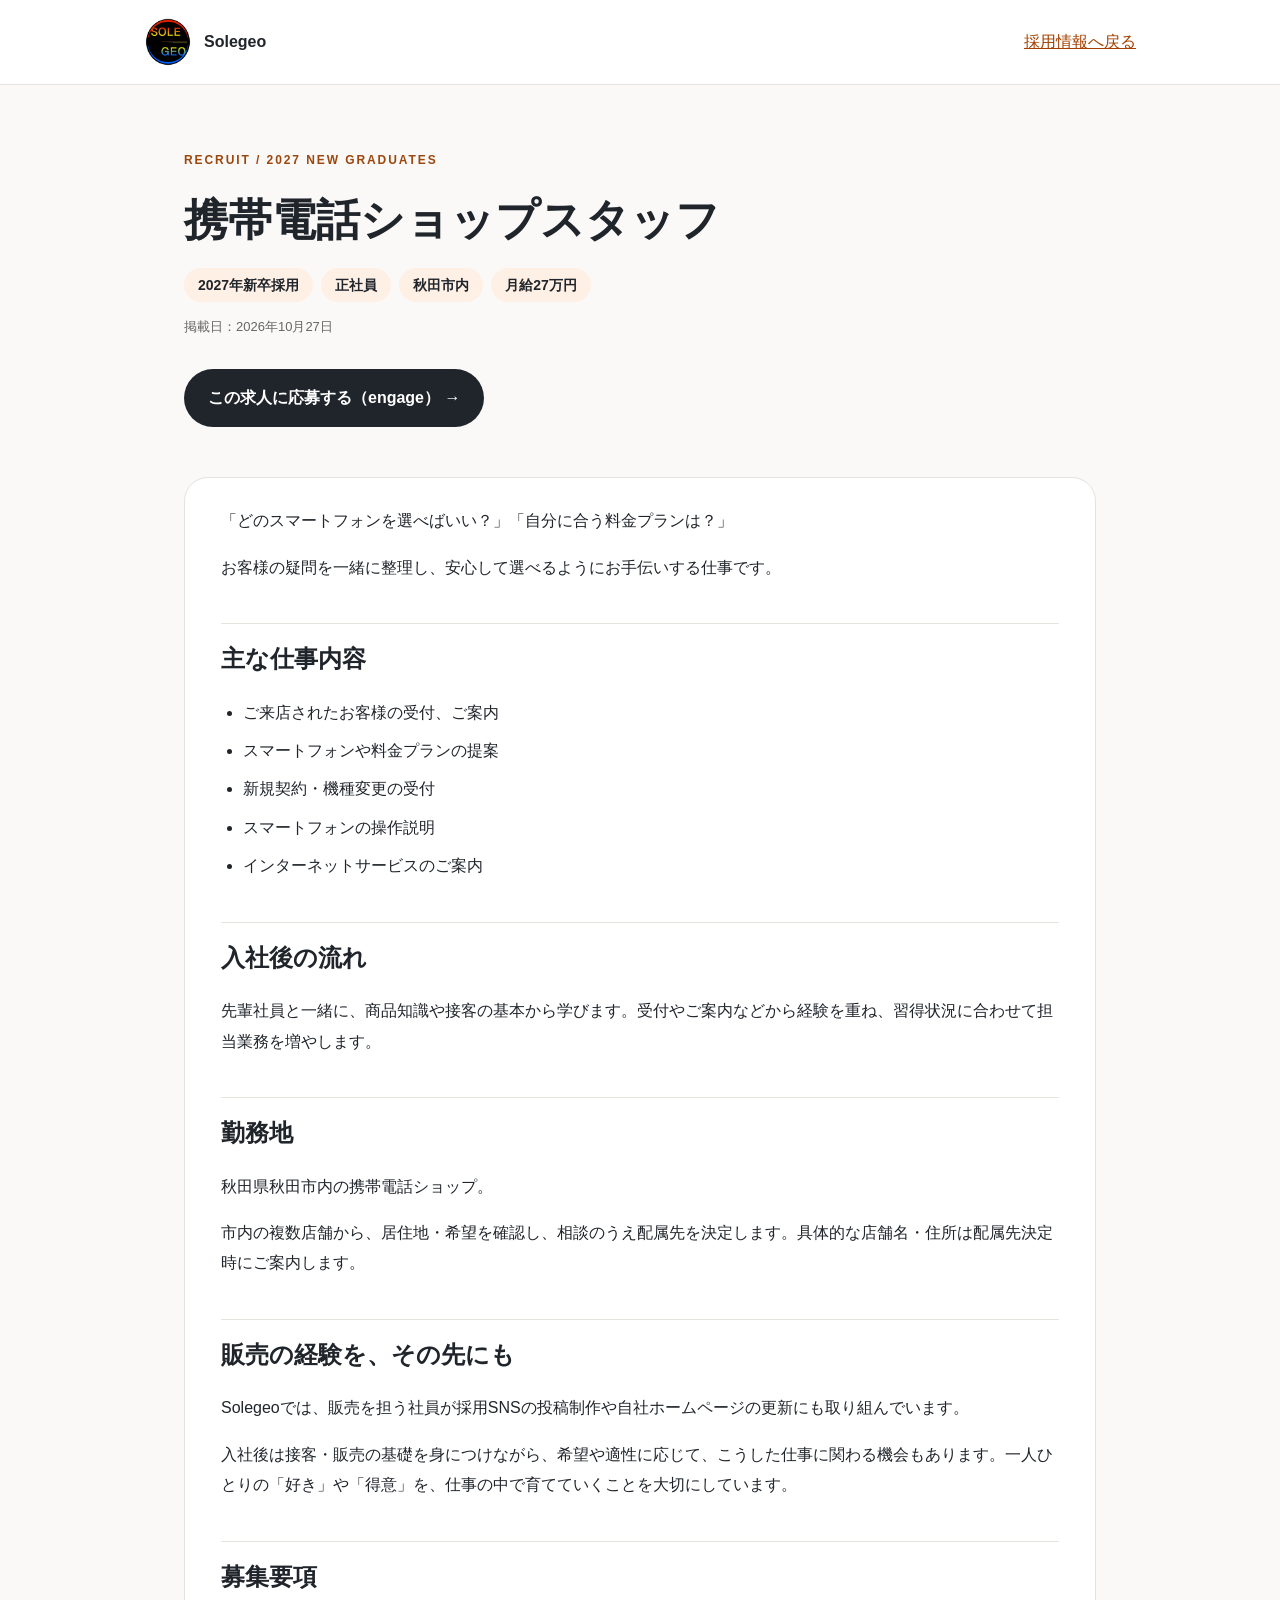
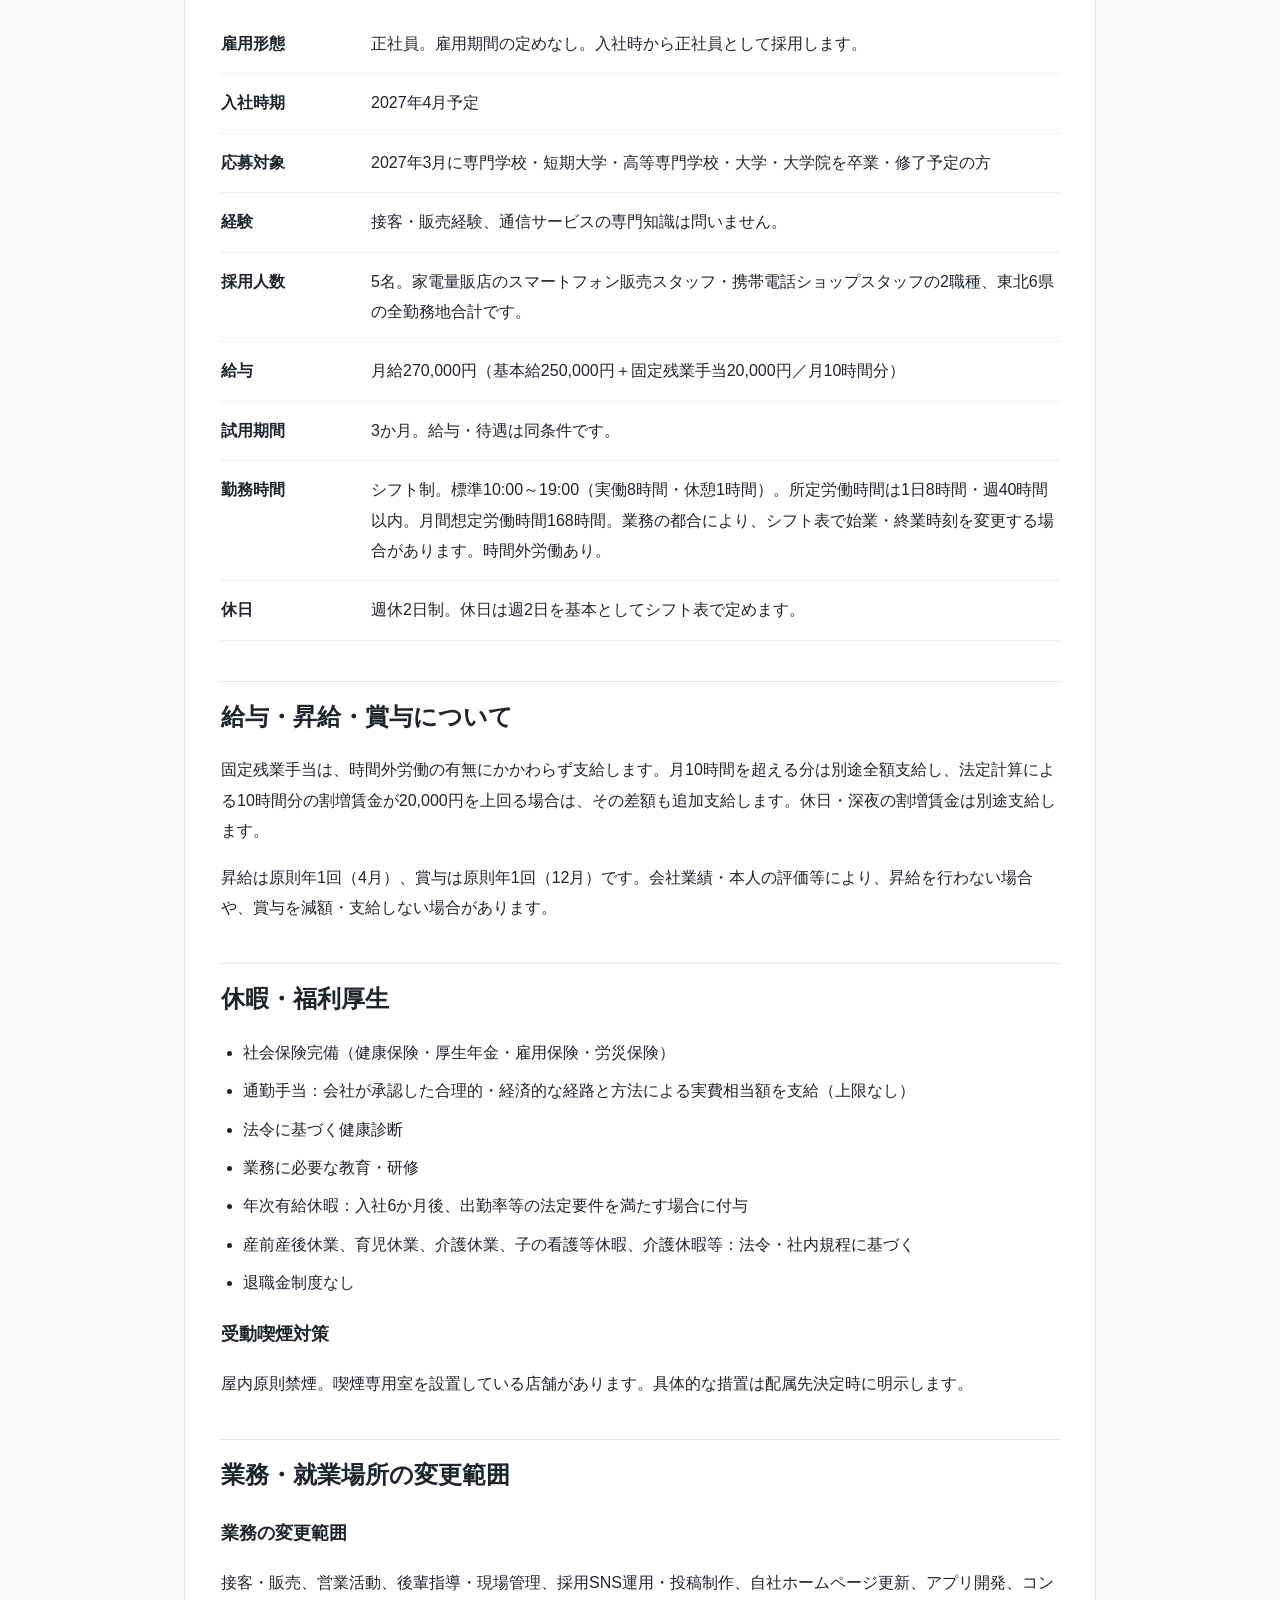
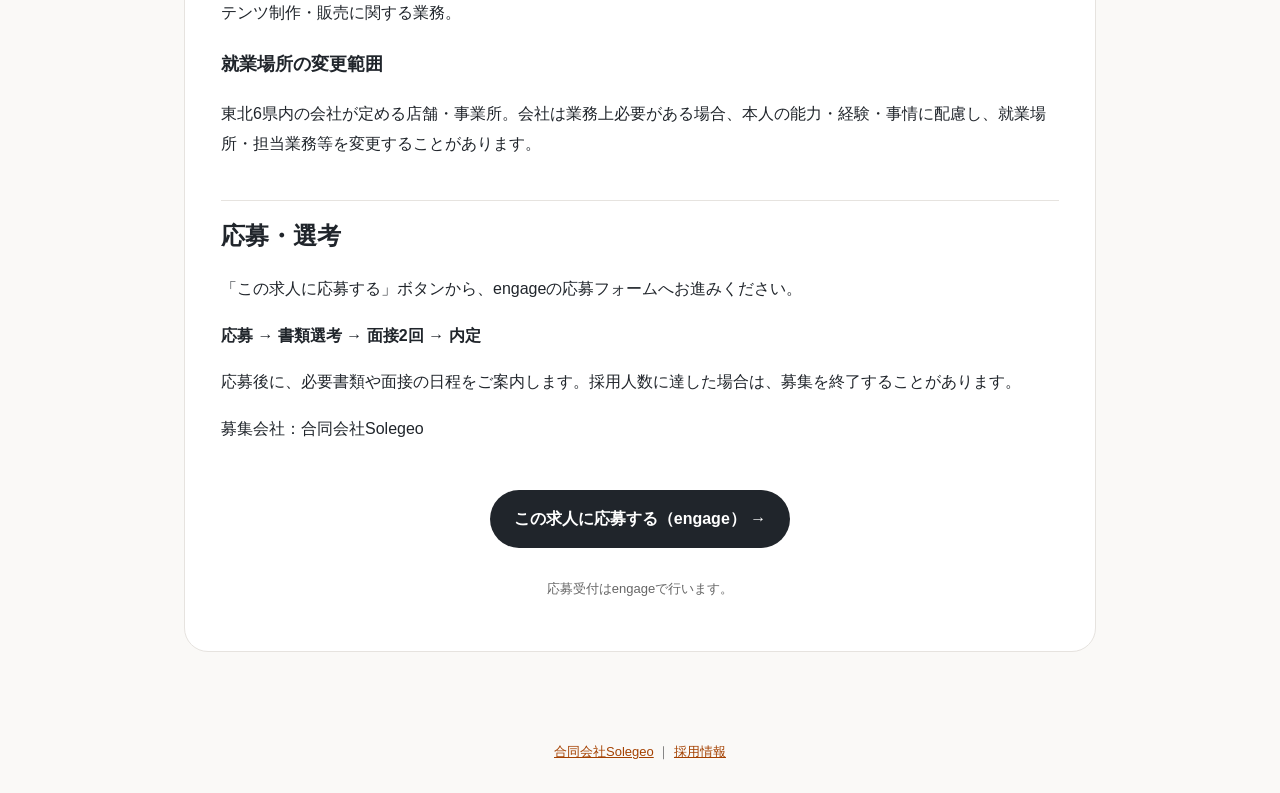
<file: jobs/akita-newgrad-mobile-shop.html>
<!doctype html><html lang="ja"><head><meta charset="utf-8"><meta name="viewport" content="width=device-width,initial-scale=1"><title>携帯電話ショップスタッフ｜2027年新卒・正社員｜秋田市｜合同会社Solegeo</title><meta name="description" content="秋田市内で働く携帯電話ショップスタッフの新卒正社員募集。2027年4月入社予定、月給27万円。仕事内容・募集要項と応募方法をご案内します。"><link rel="canonical" href="https://solegeo.github.io/jobs/akita-newgrad-mobile-shop.html"><link rel="stylesheet" href="jobs.css"><script type="application/ld+json">{"@context": "https://schema.org", "@type": "JobPosting", "title": "携帯電話ショップスタッフ", "description": "<p>「どのスマートフォンを選べばいい？」「自分に合う料金プランは？」<\/p><p>お客様の疑問を一緒に整理し、安心して選べるようにお手伝いする仕事です。<\/p><h2>主な仕事内容<\/h2><ul><li>ご来店されたお客様の受付、ご案内<\/li><li>スマートフォンや料金プランの提案<\/li><li>新規契約・機種変更の受付<\/li><li>スマートフォンの操作説明<\/li><li>インターネットサービスのご案内<\/li><\/ul><h2>入社後の流れ<\/h2><p>先輩社員と一緒に、商品知識や接客の基本から学びます。受付やご案内などから経験を重ね、習得状況に合わせて担当業務を増やします。<\/p><h2>勤務地<\/h2><p>秋田県秋田市内の携帯電話ショップ。<\/p><p>市内の複数店舗から、居住地・希望を確認し、相談のうえ配属先を決定します。具体的な店舗名・住所は配属先決定時にご案内します。<\/p><h2>販売の経験を、その先にも<\/h2><p>Solegeoでは、販売を担う社員が採用SNSの投稿制作や自社ホームページの更新にも取り組んでいます。<\/p><p>入社後は接客・販売の基礎を身につけながら、希望や適性に応じて、こうした仕事に関わる機会もあります。一人ひとりの「好き」や「得意」を、仕事の中で育てていくことを大切にしています。<\/p>\n<h2>募集要項<\/h2><dl class=\"requirements\">\n<dt>雇用形態<\/dt><dd>正社員。雇用期間の定めなし。入社時から正社員として採用します。<\/dd>\n<dt>入社時期<\/dt><dd>2027年4月予定<\/dd>\n<dt>応募対象<\/dt><dd>2027年3月に専門学校・短期大学・高等専門学校・大学・大学院を卒業・修了予定の方<\/dd>\n<dt>経験<\/dt><dd>接客・販売経験、通信サービスの専門知識は問いません。<\/dd>\n<dt>採用人数<\/dt><dd>5名。家電量販店のスマートフォン販売スタッフ・携帯電話ショップスタッフの2職種、東北6県の全勤務地合計です。<\/dd>\n<dt>給与<\/dt><dd>月給270,000円（基本給250,000円＋固定残業手当20,000円／月10時間分）<\/dd>\n<dt>試用期間<\/dt><dd>3か月。給与・待遇は同条件です。<\/dd>\n<dt>勤務時間<\/dt><dd>シフト制。標準10:00～19:00（実働8時間・休憩1時間）。所定労働時間は1日8時間・週40時間以内。月間想定労働時間168時間。業務の都合により、シフト表で始業・終業時刻を変更する場合があります。時間外労働あり。<\/dd>\n<dt>休日<\/dt><dd>週休2日制。休日は週2日を基本としてシフト表で定めます。<\/dd><\/dl>\n<h2>給与・昇給・賞与について<\/h2><p>固定残業手当は、時間外労働の有無にかかわらず支給します。月10時間を超える分は別途全額支給し、法定計算による10時間分の割増賃金が20,000円を上回る場合は、その差額も追加支給します。休日・深夜の割増賃金は別途支給します。<\/p><p>昇給は原則年1回（4月）、賞与は原則年1回（12月）です。会社業績・本人の評価等により、昇給を行わない場合や、賞与を減額・支給しない場合があります。<\/p>\n<h2>休暇・福利厚生<\/h2><ul><li>社会保険完備（健康保険・厚生年金・雇用保険・労災保険）<\/li><li>通勤手当：会社が承認した合理的・経済的な経路と方法による実費相当額を支給（上限なし）<\/li><li>法令に基づく健康診断<\/li><li>業務に必要な教育・研修<\/li><li>年次有給休暇：入社6か月後、出勤率等の法定要件を満たす場合に付与<\/li><li>産前産後休業、育児休業、介護休業、子の看護等休暇、介護休暇等：法令・社内規程に基づく<\/li><li>退職金制度なし<\/li><\/ul>\n<h3>受動喫煙対策<\/h3><p>屋内原則禁煙。喫煙専用室を設置している店舗があります。具体的な措置は配属先決定時に明示します。<\/p>\n<h2>業務・就業場所の変更範囲<\/h2><h3>業務の変更範囲<\/h3><p>接客・販売、営業活動、後輩指導・現場管理、採用SNS運用・投稿制作、自社ホームページ更新、アプリ開発、コンテンツ制作・販売に関する業務。<\/p><h3>就業場所の変更範囲<\/h3><p>東北6県内の会社が定める店舗・事業所。会社は業務上必要がある場合、本人の能力・経験・事情に配慮し、就業場所・担当業務等を変更することがあります。<\/p>\n<h2>応募・選考<\/h2><p>「この求人に応募する」ボタンから、engageの応募フォームへお進みください。<\/p><p><strong>応募 → 書類選考 → 面接2回 → 内定<\/strong><\/p><p>応募後に、必要書類や面接の日程をご案内します。採用人数に達した場合は、募集を終了することがあります。<\/p><p>募集会社：合同会社Solegeo<\/p>", "datePosted": "2026-10-27", "identifier": {"@type": "PropertyValue", "name": "合同会社Solegeo", "value": "akita-newgrad-mobile-shop"}, "employmentType": "FULL_TIME", "hiringOrganization": {"@type": "Organization", "name": "合同会社Solegeo", "sameAs": "https://solegeo.github.io/"}, "jobLocation": {"@type": "Place", "address": {"@type": "PostalAddress", "addressCountry": "JP", "addressRegion": "秋田県", "addressLocality": "秋田市"}}, "baseSalary": {"@type": "MonetaryAmount", "currency": "JPY", "value": {"@type": "QuantitativeValue", "value": 250000, "unitText": "MONTH"}}, "url": "https://solegeo.github.io/jobs/akita-newgrad-mobile-shop.html"}</script></head><body><header><div class="nav"><a class="brand" href="../"><img src="../assets/img/logo.png" alt="Solegeoロゴ">Solegeo</a><a href="../#page=recruit">採用情報へ戻る</a></div></header><main><div class="hero"><div class="eyebrow">RECRUIT / 2027 NEW GRADUATES</div><h1>携帯電話ショップスタッフ</h1><div class="tags"><span>2027年新卒採用</span><span>正社員</span><span>秋田市内</span><span>月給27万円</span></div><p class="small">掲載日：2026年10月27日</p><a class="apply" href="https://en-gage.net/solegeo_engaga/work_18532419/">この求人に応募する（engage） →</a></div><article class="body"><p>「どのスマートフォンを選べばいい？」「自分に合う料金プランは？」</p><p>お客様の疑問を一緒に整理し、安心して選べるようにお手伝いする仕事です。</p><h2>主な仕事内容</h2><ul><li>ご来店されたお客様の受付、ご案内</li><li>スマートフォンや料金プランの提案</li><li>新規契約・機種変更の受付</li><li>スマートフォンの操作説明</li><li>インターネットサービスのご案内</li></ul><h2>入社後の流れ</h2><p>先輩社員と一緒に、商品知識や接客の基本から学びます。受付やご案内などから経験を重ね、習得状況に合わせて担当業務を増やします。</p><h2>勤務地</h2><p>秋田県秋田市内の携帯電話ショップ。</p><p>市内の複数店舗から、居住地・希望を確認し、相談のうえ配属先を決定します。具体的な店舗名・住所は配属先決定時にご案内します。</p><h2>販売の経験を、その先にも</h2><p>Solegeoでは、販売を担う社員が採用SNSの投稿制作や自社ホームページの更新にも取り組んでいます。</p><p>入社後は接客・販売の基礎を身につけながら、希望や適性に応じて、こうした仕事に関わる機会もあります。一人ひとりの「好き」や「得意」を、仕事の中で育てていくことを大切にしています。</p>
<h2>募集要項</h2><dl class="requirements">
<dt>雇用形態</dt><dd>正社員。雇用期間の定めなし。入社時から正社員として採用します。</dd>
<dt>入社時期</dt><dd>2027年4月予定</dd>
<dt>応募対象</dt><dd>2027年3月に専門学校・短期大学・高等専門学校・大学・大学院を卒業・修了予定の方</dd>
<dt>経験</dt><dd>接客・販売経験、通信サービスの専門知識は問いません。</dd>
<dt>採用人数</dt><dd>5名。家電量販店のスマートフォン販売スタッフ・携帯電話ショップスタッフの2職種、東北6県の全勤務地合計です。</dd>
<dt>給与</dt><dd>月給270,000円（基本給250,000円＋固定残業手当20,000円／月10時間分）</dd>
<dt>試用期間</dt><dd>3か月。給与・待遇は同条件です。</dd>
<dt>勤務時間</dt><dd>シフト制。標準10:00～19:00（実働8時間・休憩1時間）。所定労働時間は1日8時間・週40時間以内。月間想定労働時間168時間。業務の都合により、シフト表で始業・終業時刻を変更する場合があります。時間外労働あり。</dd>
<dt>休日</dt><dd>週休2日制。休日は週2日を基本としてシフト表で定めます。</dd></dl>
<h2>給与・昇給・賞与について</h2><p>固定残業手当は、時間外労働の有無にかかわらず支給します。月10時間を超える分は別途全額支給し、法定計算による10時間分の割増賃金が20,000円を上回る場合は、その差額も追加支給します。休日・深夜の割増賃金は別途支給します。</p><p>昇給は原則年1回（4月）、賞与は原則年1回（12月）です。会社業績・本人の評価等により、昇給を行わない場合や、賞与を減額・支給しない場合があります。</p>
<h2>休暇・福利厚生</h2><ul><li>社会保険完備（健康保険・厚生年金・雇用保険・労災保険）</li><li>通勤手当：会社が承認した合理的・経済的な経路と方法による実費相当額を支給（上限なし）</li><li>法令に基づく健康診断</li><li>業務に必要な教育・研修</li><li>年次有給休暇：入社6か月後、出勤率等の法定要件を満たす場合に付与</li><li>産前産後休業、育児休業、介護休業、子の看護等休暇、介護休暇等：法令・社内規程に基づく</li><li>退職金制度なし</li></ul>
<h3>受動喫煙対策</h3><p>屋内原則禁煙。喫煙専用室を設置している店舗があります。具体的な措置は配属先決定時に明示します。</p>
<h2>業務・就業場所の変更範囲</h2><h3>業務の変更範囲</h3><p>接客・販売、営業活動、後輩指導・現場管理、採用SNS運用・投稿制作、自社ホームページ更新、アプリ開発、コンテンツ制作・販売に関する業務。</p><h3>就業場所の変更範囲</h3><p>東北6県内の会社が定める店舗・事業所。会社は業務上必要がある場合、本人の能力・経験・事情に配慮し、就業場所・担当業務等を変更することがあります。</p>
<h2>応募・選考</h2><p>「この求人に応募する」ボタンから、engageの応募フォームへお進みください。</p><p><strong>応募 → 書類選考 → 面接2回 → 内定</strong></p><p>応募後に、必要書類や面接の日程をご案内します。採用人数に達した場合は、募集を終了することがあります。</p><p>募集会社：合同会社Solegeo</p><div class="bottom"><a class="apply" href="https://en-gage.net/solegeo_engaga/work_18532419/">この求人に応募する（engage） →</a><p class="small">応募受付はengageで行います。</p></div></article></main><footer><a href="../">合同会社Solegeo</a> ｜ <a href="../#page=recruit">採用情報</a></footer></body></html>
</file>
<file: assets/site.css>
:root{--ink:#121212;--muted:#68707a;--line:#e7e9ec;--soft:#f7f8fa;--red:#ff3b00;--orange:#ff8c00;--yellow:#ffd400;--blue:#0867ee;--green:#46b95f;--purple:#7b55ef;--cyan:#23a8f5;--shadow:0 12px 34px rgba(20,25,33,.08);--radius:24px}
*{box-sizing:border-box}html{scroll-behavior:smooth}body{margin:0;font-family:-apple-system,BlinkMacSystemFont,"Segoe UI","Noto Sans JP","Yu Gothic",sans-serif;color:var(--ink);background:#fff;line-height:1.72}img{max-width:100%;display:block}a{color:inherit;text-decoration:none}button,input,textarea{font:inherit}button{color:inherit}.container{width:min(1180px,calc(100% - 30px));margin:0 auto}
header{position:sticky;top:0;z-index:60;background:rgba(255,255,255,.94);backdrop-filter:blur(14px);border-bottom:1px solid rgba(0,0,0,.06)}.nav{height:72px;display:flex;align-items:center;justify-content:space-between;gap:16px}.brand{display:flex;align-items:center;gap:11px;border:0;background:none;padding:0;cursor:pointer}.brand img{width:46px;height:46px;border-radius:50%;object-fit:cover}.brand strong{display:block;font-size:20px;line-height:1.1;text-align:left}.brand small{display:block;font-size:10px;color:var(--muted);text-align:left}.links{display:flex;gap:16px;align-items:center;font-size:13px;font-weight:750}.links button{border:0;background:none;cursor:pointer;font-weight:inherit}.links .contact{background:#111;color:#fff;padding:10px 15px;border-radius:999px}.mobile-menu{display:none;width:42px;height:42px;border:1px solid var(--line);background:#fff;border-radius:50%;align-items:center;justify-content:center;flex-direction:column;gap:4px}.mobile-menu i{width:18px;height:2px;background:#111;display:block}.mobile-panel{display:none;position:fixed;z-index:59;top:72px;left:12px;right:12px;background:#fff;border:1px solid var(--line);border-radius:20px;box-shadow:var(--shadow);padding:10px}.mobile-panel.open{display:grid}.mobile-panel button{border:0;background:#fff;text-align:left;padding:12px 14px;border-radius:12px;font-weight:750}
.view{display:none}.view.active{display:block}.hero{position:relative;overflow:hidden;padding:58px 0 42px;background:linear-gradient(120deg,rgba(255,70,0,.065),transparent 36%),linear-gradient(300deg,rgba(0,102,255,.075),transparent 42%),#fff}.hero-grid{display:grid;grid-template-columns:.88fr 1.12fr;gap:24px;align-items:center;min-height:550px}.eyebrow,.kicker{font-size:11px;letter-spacing:.15em;font-weight:900;color:#68717b}.hero h1{font-size:clamp(46px,5.4vw,68px);line-height:1.07;letter-spacing:-.055em;margin:16px 0 20px}.gradient{background:linear-gradient(90deg,var(--red),var(--orange),var(--yellow),var(--blue));-webkit-background-clip:text;background-clip:text;color:transparent}.lead{font-size:17px;color:var(--muted);max-width:650px}.actions{display:flex;gap:12px;flex-wrap:wrap;margin:28px 0}.btn{display:inline-flex;align-items:center;justify-content:center;min-height:52px;padding:0 20px;border-radius:999px;border:1px solid transparent;font-weight:850;cursor:pointer}.btn.dark{background:#111;color:#fff}.btn.outline{background:#fff;border-color:#ccd2d8}.btn.orange{background:linear-gradient(90deg,var(--red),var(--orange));color:#fff}.hero-visual{position:relative;min-height:380px;display:flex;align-items:center;justify-content:center}.hero-visual:before{content:"";display:none;position:absolute;inset:10% 3% 3%;border:1px solid #eef0f2;border-radius:38px;background:radial-gradient(circle at 18% 32%,rgba(255,75,0,.16),transparent 25%),radial-gradient(circle at 84% 58%,rgba(0,102,255,.13),transparent 28%),linear-gradient(145deg,#fafafa,#fff)}.hero-team{position:relative;z-index:1;width:96%;border-radius:28px;box-shadow:0 16px 36px rgba(20,25,33,.12)}
.quick{margin-top:-12px;position:relative;z-index:2}.quick-grid{display:grid;grid-template-columns:repeat(6,1fr);gap:9px;background:#fff;border:1px solid var(--line);border-radius:24px;padding:13px;box-shadow:var(--shadow)}.quick-card{border:0;background:#fff;border-radius:17px;padding:15px 7px;text-align:center;cursor:pointer}.quick-card:hover{background:var(--soft)}.quick-icon{width:52px;height:52px;border-radius:50%;display:grid;place-items:center;margin:0 auto 8px;background:var(--tint);font-size:24px}.quick-card b{display:block;font-size:13px}.quick-card small{display:block;font-size:10px;color:var(--muted)}
.section{padding:76px 0}.alt{background:var(--soft)}.section h2{font-size:clamp(34px,4vw,52px);line-height:1.16;letter-spacing:-.04em;margin:7px 0 12px}.section-intro{max-width:800px;color:var(--muted);margin:0 0 28px}.split{display:grid;grid-template-columns:.9fr 1.1fr;gap:28px;align-items:start}.card{background:#fff;border:1px solid var(--line);border-radius:var(--radius);padding:25px;box-shadow:0 6px 22px rgba(0,0,0,.035)}.card p{color:var(--muted)}.link-btn{border:0;background:none;padding:0;font-weight:900;cursor:pointer;border-bottom:1px solid #b9bec4}
.service-grid{display:grid;grid-template-columns:repeat(3,1fr);gap:16px}.service-card{position:relative;text-align:left;border:1px solid var(--line);background:#fff;border-radius:24px;padding:24px;min-height:240px;cursor:pointer;overflow:hidden}.service-card:before{content:"";position:absolute;left:0;right:0;top:0;height:4px;background:var(--accent)}.service-icon{width:56px;height:56px;border-radius:16px;display:grid;place-items:center;background:var(--tint);font-size:27px;margin-bottom:18px}.service-card h3{font-size:21px;margin:0 0 8px}.service-card p{font-size:14px;color:var(--muted);margin:0 0 25px}.more{position:absolute;bottom:18px;left:24px;font-size:12px;font-weight:900}.more span{color:var(--accent)}
.values{display:grid;grid-template-columns:repeat(3,1fr);gap:16px}.value{border:1px solid var(--line);background:#fff;border-radius:24px;padding:25px}.value b{display:block;font-size:19px;margin-bottom:7px}.value p{font-size:14px;color:var(--muted);margin:0}
.message-grid{display:grid;grid-template-columns:.7fr 1.3fr;gap:24px;align-items:start}.message-side{border-radius:26px;background:#111;color:#fff;padding:28px}.message-side img{width:88px;height:88px;border-radius:50%;margin-bottom:18px}.message-side h3{font-size:24px;margin:0 0 4px}.message-side small{color:#bfc4cb}.quote{font-size:20px;font-weight:850;line-height:1.5;margin:20px 0 0}.message-main{font-size:16px;color:#555d66}.message-main p{margin-top:0;margin-bottom:18px}
.people-grid{display:grid;grid-template-columns:repeat(4,1fr);gap:14px}.person{background:#fff;border:1px solid var(--line);border-radius:24px;overflow:hidden;display:flex;flex-direction:column}.person-visual{aspect-ratio:16/9;background:linear-gradient(180deg,#fafafa,#f3f4f6);display:flex;align-items:flex-end;justify-content:center;overflow:hidden}.person-visual img{width:100%;height:100%;object-fit:cover}.person:nth-child(4) .person-visual img{transform:scale(1.2);transform-origin:center 8%}.person-body{padding:18px}.person-role{font-size:10px;font-weight:900;letter-spacing:.12em;color:var(--accent)}.person h3{font-size:21px;margin:4px 0 6px}.person p{font-size:13px;color:var(--muted);margin:0}.person button{margin-top:14px;border:0;background:none;padding:0;text-align:left;font-weight:900;cursor:pointer}
.interviews{display:grid;gap:18px}.interview{display:grid;grid-template-columns:220px 1fr;gap:24px;border:1px solid var(--line);background:#fff;border-radius:26px;padding:18px}.interview img{width:100%;height:260px;object-fit:cover;border-radius:18px;background:#f5f6f7}.interview .tag{font-size:11px;font-weight:900;color:var(--accent);letter-spacing:.1em}.interview h3{font-size:27px;margin:5px 0 12px}.qa{display:grid;grid-template-columns:130px 1fr;gap:10px 16px;border-top:1px solid var(--line);padding-top:13px;margin-top:13px}.qa b{font-size:12px}.qa span{font-size:13px;color:var(--muted)}.voice{font-weight:850;font-size:17px;margin:12px 0 0}
.recruit-callout{border-radius:30px;padding:32px;background:linear-gradient(135deg,#111,#292929);color:#fff;display:grid;grid-template-columns:1.2fr .8fr;gap:24px;align-items:center}.recruit-callout h2{margin-top:0;color:#fff}.recruit-callout p{color:#d6d9dd}.recruit-callout .btn{background:#fff;color:#111}
.blog-grid{display:grid;grid-template-columns:repeat(3,1fr);gap:14px}.blog-card{border:1px solid var(--line);background:#fff;border-radius:22px;padding:22px}.blog-card b{font-size:11px;letter-spacing:.1em}.blog-card h3{font-size:18px;margin:8px 0}.blog-card p{font-size:13px;color:var(--muted);margin:0}.blog-note{font-size:13px;color:var(--muted);margin-top:14px}
.company-table{border:1px solid var(--line);border-radius:24px;overflow:hidden;background:#fff}.row{display:grid;grid-template-columns:145px 1fr;gap:18px;padding:18px 20px;border-bottom:1px solid var(--line)}.row:last-child{border-bottom:0}.row dt{font-weight:800}.row dd{margin:0;color:var(--muted)}
.contact-box{border:1px solid var(--line);background:#fff;border-radius:28px;padding:26px;box-shadow:var(--shadow)}.contact-box label{display:grid;gap:6px;margin-bottom:14px}.contact-box span{font-size:13px;font-weight:800}.contact-box input,.contact-box textarea{width:100%;padding:13px;border:1px solid #d9dde2;border-radius:12px;background:#fafbfc}.contact-box small{display:block;color:var(--muted);margin-top:10px}.privacy-note{font-size:11px;color:var(--muted);background:#f7f8fa;border-radius:14px;padding:13px;margin-top:14px}.privacy-note h3{margin:0 0 8px;font-size:13px;color:var(--ink)}.privacy-note p{margin:0 0 8px}.privacy-note p:last-child{margin-bottom:0}.privacy-note a{text-decoration:underline}
.form-check{display:flex;align-items:flex-start;gap:10px;margin:16px 0}.form-check input{flex:0 0 auto;width:16px;height:16px;margin:3px 0 0;padding:0;border:1px solid #d9dde2;border-radius:4px;background:#fff}.form-check label{display:block;font-size:13px;color:var(--muted);font-weight:600;flex:1;min-width:0}
.form-tip{font-size:12px;color:var(--muted);margin:8px 0 0}.form-status{font-size:13px;font-weight:800;margin:10px 0 0;min-height:1em}
.mail-preview{margin-top:18px;border:1px solid var(--line);border-radius:18px;padding:18px;background:var(--soft)}.mail-preview pre{white-space:pre-wrap;word-break:break-word;font-family:inherit;font-size:13px;background:#fff;border:1px solid var(--line);border-radius:12px;padding:14px;margin:10px 0}.mail-preview .small{font-size:12px;color:var(--muted);margin:8px 0 0}.mail-preview-actions{display:flex;gap:10px;flex-wrap:wrap;margin:10px 0}
.column-list{display:grid;gap:14px}.column-card{border:1px solid var(--line);border-radius:22px;background:#fff;padding:22px}.column-eyebrow{font-size:11px;font-weight:900;letter-spacing:.1em;color:var(--accent);margin:0 0 8px}.column-card summary{cursor:pointer;font-size:18px;font-weight:800;list-style:none}.column-card summary::-webkit-details-marker{display:none}.column-card summary:after{content:"+";float:right;font-weight:900;color:var(--accent)}.column-card details[open] summary:after{content:"–"}.column-body{margin-top:14px;color:var(--muted);font-size:14px}.column-body h3{color:var(--ink);font-size:16px;margin:16px 0 6px}
.foot-social{display:flex;gap:14px;font-size:12px}.foot-social a{color:inherit}
footer{border-top:1px solid var(--line);padding:24px 0 32px;background:#fff}.foot{display:flex;justify-content:space-between;align-items:center;gap:16px}.foot-links{display:flex;gap:16px;font-size:12px;color:var(--muted)}.foot-links button{border:0;background:none;cursor:pointer;color:inherit}
.page-hero{padding:52px 0 32px;background:linear-gradient(120deg,rgba(255,80,0,.045),transparent 35%),linear-gradient(300deg,rgba(0,102,255,.05),transparent 40%),#fff;border-bottom:1px solid var(--line)}.breadcrumb{font-size:12px;color:var(--muted);margin-bottom:17px}.breadcrumb button{border:0;background:none;padding:0;color:inherit;cursor:pointer}.page-kicker{font-size:11px;font-weight:900;letter-spacing:.17em;color:var(--accent)}.page-title{font-size:clamp(38px,5vw,62px);line-height:1.1;letter-spacing:-.045em;margin:7px 0 14px}.page-lead{font-size:18px;color:#555c64;max-width:850px}.page-content{padding:48px 0 78px}.content-grid{display:grid;grid-template-columns:repeat(2,1fr);gap:16px}.content-card{border:1px solid var(--line);border-radius:22px;padding:22px;background:#fff}.content-card h3{margin:0 0 9px;font-size:18px}.content-card p,.content-card li{font-size:14px;color:var(--muted)}.content-card p{margin:0}.flow-title{font-size:22px;margin:40px 0 14px}.flow{display:grid;grid-template-columns:repeat(4,1fr);gap:10px}.step{border:1px solid var(--line);border-radius:18px;padding:17px}.step b{display:block;color:var(--accent);font-size:11px;margin-bottom:5px}.step span{font-size:13px}.cta{margin-top:42px;border-radius:28px;padding:27px;background:#111;color:#fff;display:flex;align-items:center;justify-content:space-between;gap:20px}.cta h3{font-size:24px;margin:0 0 5px}.cta p{margin:0;color:#c6cbd1}.cta .btn{background:#fff;color:#111;flex:0 0 auto}.job{border:1px solid var(--line);border-radius:24px;padding:24px;background:#fff;margin-top:18px}.job h3{font-size:25px;margin:8px 0 4px}.badge{display:inline-block;background:#fff0e9;color:#e54a00;border-radius:999px;padding:6px 10px;font-size:11px;font-weight:900}.meta{display:flex;gap:8px;flex-wrap:wrap;margin:14px 0}.meta span{background:#f3f4f6;border-radius:999px;padding:7px 10px;font-size:12px}.job dl{display:grid;grid-template-columns:160px 1fr;border-top:1px solid var(--line);margin-top:18px}.job dt,.job dd{padding:12px 0;border-bottom:1px solid var(--line)}.job dt{font-weight:800}.job dd{margin:0;color:var(--muted)}.career{display:grid;grid-template-columns:repeat(4,1fr);gap:10px}.career-card{border:1px solid var(--line);border-radius:19px;padding:18px}.career-card b{display:block;color:var(--orange);font-size:11px}.career-card h4{margin:7px 0 5px}.career-card p{font-size:13px;color:var(--muted);margin:0}.timeline{display:grid;gap:0;max-width:820px}.time-row{display:grid;grid-template-columns:90px 1fr;gap:18px;border-bottom:1px solid var(--line);padding:14px 0}.time-row b{font-size:14px}.time-row span{color:var(--muted);font-size:14px}
.cookie{position:fixed;z-index:100;left:14px;right:14px;bottom:14px;background:#111;color:#fff;border-radius:20px;padding:17px;box-shadow:0 18px 50px rgba(0,0,0,.28);display:none}.cookie.show{display:flex;align-items:center;justify-content:space-between;gap:16px}.cookie p{font-size:12px;color:#d7d9dc;margin:0;max-width:800px}.cookie-actions{display:flex;gap:8px;flex:0 0 auto}.cookie button{border:1px solid #555;background:#222;color:#fff;padding:9px 13px;border-radius:999px;font-weight:800;cursor:pointer}.cookie .accept{background:#fff;color:#111;border-color:#fff}
@media(max-width:920px) and (orientation:portrait), (max-width:920px) and (orientation:landscape) and (min-height:501px){.links{display:none}.mobile-menu{display:flex}.hero-grid,.split,.message-grid,.recruit-callout{grid-template-columns:1fr}.quick-grid{grid-template-columns:repeat(3,1fr)}.service-grid,.values,.content-grid,.blog-grid{grid-template-columns:1fr 1fr}.people-grid{grid-template-columns:repeat(2,1fr)}.interview{grid-template-columns:180px 1fr}.hero-visual{min-height:390px}.career{grid-template-columns:1fr 1fr}}
@media(max-width:620px) and (orientation:portrait), (max-width:620px) and (orientation:landscape) and (min-height:501px){.container{width:min(100% - 22px,1180px)}.nav{height:66px}.mobile-panel{top:66px}.brand img{width:42px;height:42px}.brand strong{font-size:18px}.hero{padding:30px 0 34px}.hero h1{font-size:43px}.lead{font-size:15px}.actions{display:grid}.actions .btn{width:100%}.hero-visual{min-height:300px}.quick{margin-top:-5px}.quick-grid{grid-template-columns:repeat(2,1fr);padding:9px}.service-grid,.values,.content-grid,.blog-grid,.people-grid{grid-template-columns:1fr}.section{padding:58px 0}.interview{grid-template-columns:1fr}.interview img{height:320px}.qa{grid-template-columns:1fr;gap:3px}.row{grid-template-columns:1fr;gap:3px}.flow,.career{grid-template-columns:1fr}.cta{display:grid}.cta .btn{width:100%}.job dl{grid-template-columns:1fr}.job dt{padding-bottom:0;border-bottom:0}.job dd{padding-top:3px}.foot{align-items:flex-start;flex-direction:column}.foot-links{flex-wrap:wrap}.foot-social{flex-wrap:wrap}.cookie.show{display:grid}.cookie-actions{width:100%}.cookie button{flex:1}}
/* Keep Japanese headings and paragraphs from ending in short fragments. */
h1,h2,h3,h4{text-wrap:balance}p{ text-wrap:pretty }

/* Let narrow screens wrap Japanese copy at the available width. */
@media(max-width:620px) and (orientation:portrait), (max-width:620px) and (orientation:landscape) and (min-height:501px){
 br.desktop-break{display:none}
 .hero h1{font-size:clamp(34px,10vw,43px);line-height:1.16;letter-spacing:-.045em}
 .section h2{font-size:clamp(28px,8vw,36px);line-height:1.25;letter-spacing:-.035em}
 .page-title{font-size:clamp(31px,8.8vw,40px);line-height:1.24;letter-spacing:-.035em}
 .page-lead{font-size:16px;line-height:1.8;max-width:100%}
 .hero .lead,.section-intro,.content-card p,.recruit-callout p{line-height:1.8}
 .page-title,.page-lead,.content-card p,.blog-strip h2,.recruit-callout h2{overflow-wrap:anywhere}
}

/* Keep the two-line hero and short terms intact at phone widths. */
.hero h1{font-size:clamp(40px,4.2vw,60px)}
.hero-title-line{display:block;white-space:nowrap}
.hero-title-next{text-align:right}
.no-break{white-space:nowrap}
@media(max-width:620px) and (orientation:portrait), (max-width:620px) and (orientation:landscape) and (min-height:501px){
 .hero h1{font-size:clamp(34px,10vw,43px);line-height:1.16;letter-spacing:-.045em}
 .section h2.business-heading{font-size:clamp(27px,7.5vw,34px)}
 .mobile-line{display:block}
}

/* Make official social accounts easy to find on every screen. */
.social-shortcuts{display:flex;align-items:center;gap:9px;flex-wrap:wrap;margin-top:-6px}
.social-shortcuts>span{font-size:11px;font-weight:850;letter-spacing:.08em;color:var(--muted);margin-right:3px}
.social-shortcuts a,.social-cta-links a{display:inline-flex;align-items:center;justify-content:center;min-height:44px;padding:9px 16px;border:1px solid #d8dde3;border-radius:999px;background:#fff;font-size:13px;font-weight:800;white-space:nowrap}
.social-shortcuts a:hover,.social-cta-links a:hover{border-color:#111;box-shadow:0 6px 16px rgba(0,0,0,.07)}
.mobile-social{display:grid;grid-template-columns:1fr 1fr;gap:8px;padding:9px 4px 2px;border-top:1px solid var(--line)}
.mobile-social a{display:flex;justify-content:center;align-items:center;min-height:44px;border:1px solid var(--line);border-radius:12px;background:var(--soft);font-size:13px;font-weight:800}
.social-cta{display:flex;justify-content:space-between;align-items:center;gap:18px;padding:22px 24px;margin:22px 0;border:1px solid var(--line);border-radius:22px;background:var(--soft)}
.social-cta h3{font-size:19px;margin:0 0 4px}.social-cta p{font-size:13px;color:var(--muted);margin:0}.social-cta-links{display:flex;gap:9px;flex-wrap:wrap}
@media(max-width:620px) and (orientation:portrait), (max-width:620px) and (orientation:landscape) and (min-height:501px){
 .social-shortcuts{display:grid;grid-template-columns:repeat(2,minmax(0,1fr));margin-top:14px}
 .social-shortcuts>span{grid-column:1/-1}
 .social-shortcuts a{padding:9px 6px;font-size:12px}
 .social-cta{display:block;padding:20px}
 .social-cta-links{display:grid;grid-template-columns:1fr 1fr;margin-top:16px}
 .social-cta-links a{padding:9px 6px;font-size:12px}
}

.lead-line{display:block}

.section h2.about-heading{font-size:clamp(34px,4vw,52px);line-height:1.16;letter-spacing:-.04em}
.about-heading-line{display:block;white-space:nowrap}.about-heading-line--indent{text-align:right}
@media(max-width:620px) and (orientation:portrait), (max-width:620px) and (orientation:landscape) and (min-height:501px){.section h2.about-heading{font-size:clamp(27px,7.5vw,34px);line-height:1.25;letter-spacing:-.035em}}


/* Preserve the reference paragraph breaks and use the full text width. */
.about-copy{min-width:0}
.about-copy p{text-wrap:wrap;max-width:none}

/* Keep the value sentence larger and darker than the supporting copy. */
.about-copy{container-type:inline-size}
.about-copy p{width:100%;font-size:min(14px,3.85cqw);line-height:1.85}
.about-copy .about-value{display:block;white-space:nowrap;font-size:min(15px,4.1cqw);letter-spacing:normal;font-weight:900;color:var(--ink);margin-top:.3em}
@media(max-width:620px) and (orientation:portrait), (max-width:620px) and (orientation:landscape) and (min-height:501px){.about-copy{padding:22px 14px}.about-copy .link-btn{font-size:14px}}

.about-copy .about-challenge{font-size:min(15px,4.1cqw);letter-spacing:normal;font-weight:900;color:var(--ink);white-space:normal}

.about-name-break{display:none}
@media(max-width:620px) and (orientation:portrait), (max-width:620px) and (orientation:landscape) and (min-height:501px){.about-name-break{display:block}}

/* Match the About heading's two-line alignment. */
.business-heading-line{display:block;white-space:nowrap}
.business-heading-line--indent{text-align:right}

.quote-line{display:block;text-align:left}
.quote-line--right{text-align:right}

/* Representative illustration with readable HTML labels. */
.message-side--illustrated{padding:0;overflow:hidden;container-type:inline-size}
.message-art{position:relative;aspect-ratio:3/2}
.message-side .message-art img{display:block;width:100%;height:100%;border-radius:0;margin:0;object-fit:contain}
.message-art-labels{position:absolute;left:9.5%;top:54%;width:43%}
.message-art-labels .kicker{font-size:clamp(10px,3cqw,16px);margin-bottom:10px;color:#ffbc96}
.message-side .message-art-labels h3{font-size:clamp(20px,6cqw,32px);line-height:1.3;margin:0 0 12px}
.message-art-labels small{font-size:clamp(12px,3.8cqw,18px)}
.message-side--illustrated .quote{margin:0;padding:20px 24px 26px}

/* Use the full message column while preserving explicit paragraph breaks. */
.message-main{min-width:0;width:100%}
.message-main p{width:100%;max-width:none;text-wrap:wrap;line-height:1.85;overflow-wrap:break-word}

/* Center the representative message and avoid a trailing empty gap. */
.message-grid{align-items:center}
.message-main p{text-align:left}
.message-main p:last-child{margin-bottom:0}

.message-main{container-type:inline-size}
.message-closing{display:block;white-space:nowrap;font-size:min(1em,3.5cqw)}

/* Move the message down by two body-text lines within its existing space. */
.message-main{position:relative;top:3.7em}

/* Keep the heading one body-text line above the shifted message. */
.message-main>h2{position:relative;top:-29.6px}

/* Fit this 26-character sentence by spacing, keeping the inherited font size. */
.message-one-line{display:inline-block;white-space:nowrap;letter-spacing:min(0px,calc((100cqw - 26em)/26))}


/* Use the privacy notice width with natural line wrapping. */
.privacy-note p{width:100%;max-width:none;line-height:1.85;text-wrap:wrap;overflow-wrap:break-word;margin-bottom:12px}.privacy-note p:last-child{margin-bottom:0}

/* Keep the representative body consistent and the short statement on one line. */
.message-main p{font-size:min(14px,3.9cqw)}
.message-keep-line{white-space:nowrap}

/* Desktop homepage typography. Phone and tablet rules remain unchanged. */
@media (min-width:921px), (orientation:landscape) and (max-height:500px){
 #homeView .section h2{font-size:clamp(32px,3.2vw,44px);line-height:1.3;text-wrap:wrap}
 #homeView .lead{font-size:18px;line-height:1.85}
 #homeView .section-intro{font-size:17px;line-height:1.85;text-wrap:wrap}
 #homeView .about-copy{padding:30px}
 #homeView .about-copy p{font-size:17px;line-height:1.9;margin:0 0 24px}
 #homeView .about-copy .about-value,
 #homeView .about-copy .about-challenge{font-size:19px;line-height:1.75;white-space:normal}
 #homeView .about-copy .link-btn{font-size:16px}
 /* Join short mobile lines while keeping the value and name explanations distinct. */
 #homeView .about-copy p:nth-child(1)>br:first-of-type,
 #homeView .about-copy p:nth-child(3)>br:nth-of-type(2),
 #homeView .about-copy p:nth-child(3)>br:nth-of-type(3),
 #homeView .about-copy p:nth-child(3)>br:nth-of-type(5),
 #homeView .about-copy p:nth-child(4)>br{display:none}
 #homeView .business-heading{max-width:780px}
 #homeView .service-card{display:flex;flex-direction:column;min-height:300px;padding:28px}
 #homeView .service-card p{font-size:16px;line-height:1.85;text-wrap:wrap;margin-bottom:22px}
 #homeView .service-card .more{position:static;margin-top:auto;font-size:14px}
 #homeView .service-card p br,
 #homeView .value p br{display:none}
 #homeView .value p{font-size:16px;line-height:1.85;text-wrap:wrap}
 #homeView .value b{font-size:20px;line-height:1.55}
 #homeView .message-grid{align-items:start;gap:36px}
 #homeView .message-main{position:static;top:auto}
 #homeView .message-main>h2{position:static;top:auto;margin-bottom:28px}
 #homeView .message-main p{font-size:17px;line-height:1.9;margin-bottom:24px}
 #homeView .message-main p:last-child{margin-bottom:0}
 #homeView .message-keep-line{white-space:normal}
 #homeView .message-main p:nth-of-type(6){text-wrap:balance}
 #homeView .message-main p:nth-of-type(6)>br:first-of-type,
 #homeView .message-main p:nth-of-type(7)>br{display:none}
 #homeView .people-feature-copy p{font-size:17px;line-height:1.85;text-wrap:wrap}
 #homeView .people-feature-copy p br{display:none}
 #homeView .recruit-callout{grid-template-columns:minmax(0,1fr) auto;gap:40px;padding:40px}
 #homeView .recruit-callout h2{max-width:640px}
 #homeView .recruit-callout p{font-size:18px;line-height:1.85;text-wrap:wrap}
 #homeView .recruit-callout p br:nth-of-type(3),
 #homeView .recruit-callout p br:nth-of-type(7){display:none}
 #homeView .blog-strip h2{max-width:640px}
 #homeView .blog-strip p{font-size:18px;line-height:1.85}
 #homeView .blog-strip p br:nth-of-type(2){display:none}
 #homeView .privacy-note{font-size:14px;padding:18px}
 #homeView .privacy-note h3{font-size:16px}
 #homeView .privacy-note p{line-height:1.85}
 #homeView .privacy-note p br{display:initial}
}

/* Keep desktop two-line titles together, matching the About title's inset. */
@media (min-width:921px), (orientation:landscape) and (max-height:500px){
 #homeView .business-heading-line--indent,
 #homeView .message-main>h2>span:last-child,
 #homeView .recruit-callout h2>span:last-child,
 #homeView .blog-strip h2>span:last-child{
  text-align:left !important;
  padding-left:2.5em;
 }
}

/* Use the desktop callout width with larger, readable text. */
@media (min-width:921px), (orientation:landscape) and (max-height:500px){
 #homeView .recruit-callout h2,
 #homeView .blog-strip h2{
  font-size:clamp(44px,4.2vw,58px);
  max-width:100%;
  line-height:1.3;
 }
 #homeView .recruit-callout p,
 #homeView .blog-strip p{
  font-size:clamp(20px,1.8vw,24px);
  line-height:1.85;
  max-width:none;
  text-wrap:pretty;
 }
 #homeView .recruit-callout .kicker,
 #homeView .blog-strip .kicker{font-size:13px}
 #homeView .blog-tags span{font-size:12px;padding:7px 12px}
}

/* Balance the desktop callouts: title on the left, copy and action on the right. */
@media (min-width:921px), (orientation:landscape) and (max-height:500px){
 #homeView .recruit-callout,
 #homeView .blog-strip{
  display:grid;
  grid-template-columns:minmax(0,1fr) minmax(0,1.1fr);
  gap:22px 44px;
  align-items:start;
  padding:40px;
 }
 #homeView .recruit-callout>div:first-child,
 #homeView .blog-strip>div:first-child{display:contents}
 #homeView .recruit-callout .kicker,
 #homeView .blog-strip .kicker{grid-column:1;grid-row:1;margin:0}
 #homeView .recruit-callout h2,
 #homeView .blog-strip h2{
  grid-column:1;
  grid-row:2 / span 3;
  font-size:clamp(32px,3.2vw,44px);
  margin:0;
 }
 #homeView .recruit-callout p,
 #homeView .blog-strip p{
  grid-column:2;
  grid-row:1 / span 2;
  margin:0;
  text-wrap:balance;
 }
 #homeView .recruit-callout>div:last-child{
  grid-column:2;
  grid-row:3;
  justify-self:end;
 }
 #homeView .blog-strip .blog-tags{
  grid-column:2;
  grid-row:3;
  margin:0;
 }
 #homeView .blog-strip>strong{
  grid-column:2;
  grid-row:4;
  justify-self:end;
 }
}

/* Keep complete phrases together in the narrower desktop copy column. */
@media (min-width:921px), (orientation:landscape) and (max-height:500px){
 #homeView .recruit-callout p br:nth-of-type(3),
 #homeView .recruit-callout p br:nth-of-type(7),
 #homeView .blog-strip p br:nth-of-type(2){display:initial}
}

/* Give the desktop representative message a readable scale across its column. */
@media (min-width:921px), (orientation:landscape) and (max-height:500px){
 #homeView .message-main p{
  font-size:clamp(18px,1.65vw,22px);
  line-height:1.85;
  width:100%;
  max-width:none;
  margin-bottom:24px;
 }
 #homeView .message-main p:last-child{margin-bottom:0}
}

/* Keep the desktop message together with a modest inset and a shared left edge. */
@media (min-width:921px), (orientation:landscape) and (max-height:500px){
 #homeView .message-main{padding-left:24px}
 #homeView .message-main p{text-align:left}
}

/* Refine desktop message rhythm and emphasis without changing mobile copy. */
@media (min-width:921px), (orientation:landscape) and (max-height:500px){
 #homeView .message-main{padding-left:16px}
 #homeView .message-main>h2{color:#111;margin-bottom:24px}
 #homeView .message-main p{line-height:1.75;margin-bottom:20px}
 #homeView .message-main p:nth-of-type(3){font-weight:700;color:#222}
 #homeView .message-main p:last-child{margin-bottom:0}
}

/* A single-line desktop message title leaves room for larger body text. */
@media (min-width:921px), (orientation:landscape) and (max-height:500px){
 #homeView .message-main>h2{
  font-size:min(40px,5.3cqw);
  line-height:1.35;
  white-space:nowrap;
  margin-bottom:26px;
 }
 #homeView .message-main>h2>span{
  display:inline !important;
  padding-left:0 !important;
  text-align:left !important;
 }
 #homeView .message-main p{
  font-size:clamp(20px,1.8vw,24px);
  line-height:1.75;
 }
}

/* Align the desktop message block with the requested inset beside the portrait. */
@media (min-width:921px), (orientation:landscape) and (max-height:500px){
 #homeView .message-main{padding-left:clamp(32px,4.4vw,60px)}
}

/* Separate the mobile recruitment heading from the desktop wording. */
.recruit-title-mobile{display:none}
@media(max-width:920px) and (orientation:portrait), (max-width:920px) and (orientation:landscape) and (min-height:501px){
 .recruit-title-desktop{display:none}
 .recruit-title-mobile,.recruit-title-mobile>span{display:block}
}

/* Match the staggered two-line heading alignment on the mobile recruit page. */
@media(max-width:920px) and (orientation:portrait), (max-width:920px) and (orientation:landscape) and (min-height:501px){
 .recruit-title-mobile>span:first-child{text-align:left}
 .recruit-title-mobile>span:last-child{text-align:right}
}

.recruit-lead-mobile{display:none}
@media(max-width:920px) and (orientation:portrait), (max-width:920px) and (orientation:landscape) and (min-height:501px){
 .recruit-lead-desktop{display:none}
 .recruit-lead-mobile{display:inline}
}

/* Mobile recruit privacy notice: use the card width and separate topics. */
@media(max-width:920px) and (orientation:portrait), (max-width:920px) and (orientation:landscape) and (min-height:501px){
 .recruit-privacy{padding:20px}
 .recruit-privacy p{width:100%;max-width:none;font-size:15px;text-align:left;line-height:1.8;text-wrap:wrap;overflow-wrap:break-word;margin:0 0 16px}
 .recruit-privacy p:last-child{margin-bottom:0}
 .recruit-privacy h3{margin-top:0;margin-bottom:16px}
}

/* Recruit detail page: desktop only; completed mobile layout remains intact. */
@media(min-width:921px), (orientation:landscape) and (max-height:500px){
 #pageView[data-page="recruit"] .page-hero{padding:60px 0 40px}
 #pageView[data-page="recruit"] .page-title{font-size:clamp(44px,4.4vw,58px);line-height:1.22;letter-spacing:-.035em;max-width:850px;margin-bottom:26px}
 #pageView[data-page="recruit"] .recruit-title-desktop{display:block;width:100%;max-width:100%;white-space:nowrap}
 #pageView[data-page="recruit"] .recruit-title-desktop>span{display:block}
 #pageView[data-page="recruit"] .recruit-title-desktop>span:last-child{text-align:right}
 #pageView[data-page="recruit"] .page-lead{font-size:22px;line-height:1.8;max-width:none}
 #pageView[data-page="recruit"] .content-grid{gap:24px}
 #pageView[data-page="recruit"] .content-card{padding:28px}
 #pageView[data-page="recruit"] .content-card h3{font-size:24px;margin-bottom:14px}
 #pageView[data-page="recruit"] .content-card p{font-size:18px;line-height:1.8;text-wrap:wrap}
 #pageView[data-page="recruit"] .flow-title{font-size:28px;margin:48px 0 20px;line-height:1.4}
 #pageView[data-page="recruit"] .job{padding:32px}
 #pageView[data-page="recruit"] .job h3{font-size:30px}
 #pageView[data-page="recruit"] .job dl{grid-template-columns:170px minmax(0,1fr);font-size:18px;line-height:1.8}
 #pageView[data-page="recruit"] .job dt,#pageView[data-page="recruit"] .job dd{padding:18px 0}
 #pageView[data-page="recruit"] .meta span{font-size:15px;padding:8px 14px}
 #pageView[data-page="recruit"] .career{grid-template-columns:repeat(2,minmax(0,1fr));gap:20px}
 #pageView[data-page="recruit"] .career-card{padding:26px}
 #pageView[data-page="recruit"] .career-card b{font-size:15px}
 #pageView[data-page="recruit"] .career-card h4{font-size:23px;margin:8px 0 12px}
 #pageView[data-page="recruit"] .career-card p{font-size:18px;line-height:1.8}
 #pageView[data-page="recruit"] .timeline{max-width:none}
 #pageView[data-page="recruit"] .time-row{grid-template-columns:130px minmax(0,1fr);padding:20px 0;gap:24px}
 #pageView[data-page="recruit"] .time-row b,#pageView[data-page="recruit"] .time-row span{font-size:18px;line-height:1.8}
 #pageView[data-page="recruit"] .recruit-privacy{padding:28px 32px}
 #pageView[data-page="recruit"] .recruit-privacy h3{font-size:23px;margin:0 0 18px}
 #pageView[data-page="recruit"] .recruit-privacy p{font-size:16px;line-height:1.85;max-width:none;margin:0 0 18px;text-wrap:wrap}
 #pageView[data-page="recruit"] .recruit-privacy p:last-child{margin-bottom:0}
 #pageView[data-page="recruit"] .cta p{font-size:18px}
}

@media(max-width:920px) and (orientation:portrait), (max-width:920px) and (orientation:landscape) and (min-height:501px){
 #pageView[data-page="recruit"] .recruit-future-card{padding-left:14px;padding-right:14px}
 #pageView[data-page="recruit"] .recruit-future-card p{width:100%;max-width:none;text-wrap:wrap;text-align:left}
}

@media(max-width:920px) and (orientation:portrait), (max-width:920px) and (orientation:landscape) and (min-height:501px){
 #pageView[data-page="sales"] .page-lead{width:100%;max-width:none;text-wrap:wrap;overflow-wrap:normal;word-break:normal}
}

/* Use the mobile Business 01 task card width and separate the two sentences. */
@media(max-width:920px) and (orientation:portrait), (max-width:920px) and (orientation:landscape) and (min-height:501px){
 #pageView[data-page="sales"] .content-grid>.content-card:first-child p{width:100%;max-width:none;text-wrap:wrap;overflow-wrap:normal;word-break:normal}
 #pageView[data-page="sales"] .content-grid>.content-card:first-child p br.desktop-break{display:initial}
}

/* Fit the mobile style sentence using the card right-side space. */
@media(max-width:920px) and (orientation:portrait), (max-width:920px) and (orientation:landscape) and (min-height:501px){
 #pageView[data-page="sales"] .content-card:last-child p{width:calc(100% + 14px);margin-right:-14px;container-type:inline-size;text-wrap:wrap}
 #pageView[data-page="sales"] .business01-style-line{white-space:nowrap;letter-spacing:min(0px,calc((100cqw - 24em)/23))}
}

/* Keep the mobile contact second line together within the available CTA width. */
@media(max-width:920px) and (orientation:portrait), (max-width:920px) and (orientation:landscape) and (min-height:501px){
 #pageView[data-page="sales"] .cta>div{min-width:0;width:100%}
 #pageView[data-page="sales"] .cta p{width:100%;max-width:none;margin-right:0;text-wrap:wrap}
 #pageView[data-page="sales"] .business01-contact-line{white-space:nowrap;letter-spacing:normal}
}

/* Fill the phone CTA grid track instead of sizing it to the button contents. */
@media(max-width:620px) and (orientation:portrait), (max-width:620px) and (orientation:landscape) and (min-height:501px){
 #pageView[data-page="sales"] .cta{grid-template-columns:minmax(0,1fr);justify-content:stretch}
}

/* Preserve the requested desktop line break in the homepage SNS card. */
@media(min-width:921px), (orientation:landscape) and (max-height:500px){
 #homeView .service-card[data-page="sns"] p br{display:initial}
}

/* Desktop-only creative copy; preserve the existing mobile wording and break. */
.home-creative-desktop{display:none}
@media(min-width:921px), (orientation:landscape) and (max-height:500px){
 #homeView .service-card[data-page="creative"] .home-creative-mobile{display:none}
 #homeView .service-card[data-page="creative"] .home-creative-desktop{display:inline}
 #homeView .service-card[data-page="creative"] p br{display:initial}
}

/* Preserve the requested desktop line break in the homepage DX/AI card. */
@media(min-width:921px), (orientation:landscape) and (max-height:500px){
 #homeView .service-card[data-page="dx"] p br{display:initial}
}

/* Preserve the requested desktop break in the first homepage value card. */
@media(min-width:921px), (orientation:landscape) and (max-height:500px){
 #homeView .values>.value:first-child p br{display:initial}
}

/* Separate desktop first-value wording from the completed mobile copy. */
.home-value-desktop{display:none}
@media(min-width:921px), (orientation:landscape) and (max-height:500px){
 #homeView .values>.value:first-child .home-value-mobile{display:none}
 #homeView .values>.value:first-child .home-value-desktop{display:inline}
}

/* Desktop second-value line break; preserve mobile text flow. */
.home-value-calm-desktop{display:none}
@media(min-width:921px), (orientation:landscape) and (max-height:500px){
 #homeView .values>.value:nth-child(2) .home-value-calm-mobile{display:none}
 #homeView .values>.value:nth-child(2) .home-value-calm-desktop{display:inline}
 #homeView .values>.value:nth-child(2) p br{display:initial}
}

/* Preserve the requested desktop break in the third homepage value card. */
@media(min-width:921px), (orientation:landscape) and (max-height:500px){
 #homeView .values>.value:nth-child(3) p br{display:initial}
}

/* Preserve the three requested desktop lines in the homepage people introduction. */
@media(min-width:921px), (orientation:landscape) and (max-height:500px){
 #homeView .people-feature-copy p br{display:initial}
}

/* Desktop contact introduction breaks; preserve the existing mobile paragraph. */
.home-contact-desktop{display:none}
@media(min-width:921px), (orientation:landscape) and (max-height:500px){
 #homeView #contact .home-contact-mobile{display:none}
 #homeView #contact .home-contact-desktop{display:inline}
}

/* Separate desktop privacy notice breaks from the existing mobile copy. */
.home-privacy-desktop{display:none}
@media(min-width:921px), (orientation:landscape) and (max-height:500px){
 #homeView .privacy-note .home-privacy-mobile{display:none}
 #homeView .privacy-note .home-privacy-desktop{display:block}
}

/* Keep desktop About copy breaks independent of the mobile layout. */
.home-about-desktop{display:none}
@media(min-width:921px), (orientation:landscape) and (max-height:500px){
 #homeView .about-copy .home-about-mobile{display:none}
 #homeView .about-copy .home-about-desktop{display:block}
 #homeView .card.about-copy .home-about-desktop p>br{display:initial}
 #homeView .about-copy .home-about-desktop .about-value{display:inline;margin-top:0}
}

/* SNS detail: fit the requested final mobile line without changing desktop. */
@media(max-width:620px) and (orientation:portrait), (max-width:620px) and (orientation:landscape) and (min-height:501px){
 #pageView[data-page="sns"] .recruit-lead-mobile{display:block;width:100%}
 #pageView[data-page="sns"] .recruit-lead-mobile{width:calc(100% + 6px);margin-right:-6px;container-type:inline-size}
 #pageView[data-page="sns"] .sns-mobile-last-line{display:inline;font-size:inherit;white-space:normal;letter-spacing:inherit}
}

/* Use the SNS phone contact card width while retaining the button size. */
@media(max-width:620px) and (orientation:portrait), (max-width:620px) and (orientation:landscape) and (min-height:501px){
 #pageView[data-page="sns"] .cta{grid-template-columns:minmax(0,1fr);justify-content:stretch}
 #pageView[data-page="sns"] .cta>div{min-width:0;width:100%}
 #pageView[data-page="sns"] .cta p{width:100%;max-width:none;text-wrap:wrap}
 #pageView[data-page="sns"] .cta .recruit-lead-mobile{width:100%;margin-right:0;container-type:normal}
 #pageView[data-page="sns"] .cta .btn{width:max-content;max-width:100%;justify-self:start}
}

/* Use the creative mobile approach card text width and explicit sentence break. */
@media(max-width:920px) and (orientation:portrait), (max-width:920px) and (orientation:landscape) and (min-height:501px){
 #pageView[data-page="creative"] .content-card:nth-child(3) p{width:100%;max-width:none;text-wrap:wrap}
}

/* Use the creative phone contact text width without changing text size. */
@media(max-width:620px) and (orientation:portrait), (max-width:620px) and (orientation:landscape) and (min-height:501px){
 #pageView[data-page="creative"] .cta{grid-template-columns:minmax(0,1fr);justify-content:stretch}
 #pageView[data-page="creative"] .cta>div{min-width:0;width:100%}
 #pageView[data-page="creative"] .cta p{width:100%;max-width:none;text-wrap:wrap}
 #pageView[data-page="creative"] .cta .btn{width:max-content;max-width:100%;justify-self:start}
}

/* Use the Web app phone contact text width. */
@media(max-width:620px) and (orientation:portrait), (max-width:620px) and (orientation:landscape) and (min-height:501px){
 #pageView[data-page="app"] .cta{grid-template-columns:minmax(0,1fr);justify-content:stretch}
 #pageView[data-page="app"] .cta>div{min-width:0;width:100%}
 #pageView[data-page="app"] .cta p{width:100%;max-width:none;text-wrap:wrap}
 #pageView[data-page="app"] .cta .btn{width:max-content;max-width:100%;justify-self:start}
}

/* Use the mobile Web app future card width with the requested break. */
@media(max-width:920px) and (orientation:portrait), (max-width:920px) and (orientation:landscape) and (min-height:501px){
 #pageView[data-page="app"] .content-card:last-child p{width:100%;max-width:none;text-wrap:wrap}
}

/* Use the mobile qualification card text width with phrase-level breaks. */
@media(max-width:920px) and (orientation:portrait), (max-width:920px) and (orientation:landscape) and (min-height:501px){
 #pageView[data-page="training"] .content-card:nth-child(3) p{width:100%;max-width:none;text-wrap:wrap}
}

/* Use the training phone contact text width while retaining the button size. */
@media(max-width:620px) and (orientation:portrait), (max-width:620px) and (orientation:landscape) and (min-height:501px){
 #pageView[data-page="training"] .cta{grid-template-columns:minmax(0,1fr);justify-content:stretch}
 #pageView[data-page="training"] .cta>div{min-width:0;width:100%}
 #pageView[data-page="training"] .cta p{width:100%;max-width:none;text-wrap:wrap}
 #pageView[data-page="training"] .cta .btn{width:max-content;max-width:100%;justify-self:start}
}

/* Use the available mobile training introduction width. */
@media(max-width:920px) and (orientation:portrait), (max-width:920px) and (orientation:landscape) and (min-height:501px){
 #pageView[data-page="training"] .page-lead{width:100%;max-width:none;text-wrap:wrap;overflow-wrap:normal;word-break:normal}
}

/* Let the mobile DX introduction use its full container width. */
@media(max-width:920px) and (orientation:portrait), (max-width:920px) and (orientation:landscape) and (min-height:501px){
 #pageView[data-page="dx"] .page-lead{width:100%;max-width:none;text-wrap:wrap;overflow-wrap:normal;word-break:normal}
}

/* Use the full mobile DX current-use card text width. */
@media(max-width:920px) and (orientation:portrait), (max-width:920px) and (orientation:landscape) and (min-height:501px){
 #pageView[data-page="dx"] .content-grid>.content-card:first-child p{width:100%;max-width:none;text-wrap:wrap;overflow-wrap:normal;word-break:normal}
}

/* Use the full mobile DX future and development card text width. */
@media(max-width:920px) and (orientation:portrait), (max-width:920px) and (orientation:landscape) and (min-height:501px){
 #pageView[data-page="dx"] .content-grid>.content-card:nth-child(3) p,
 #pageView[data-page="dx"] .content-grid>.content-card:nth-child(4) p{width:100%;max-width:none;text-wrap:wrap;overflow-wrap:normal;word-break:normal}
}

/* Use the mobile DX contact text width without changing its button. */
@media(max-width:620px) and (orientation:portrait), (max-width:620px) and (orientation:landscape) and (min-height:501px){
 #pageView[data-page="dx"] .cta{grid-template-columns:minmax(0,1fr);justify-content:stretch}
 #pageView[data-page="dx"] .cta>div{min-width:0;width:100%}
 #pageView[data-page="dx"] .cta p{width:100%;max-width:none;text-wrap:wrap}
}

/* Use all available text width on the mobile people page. */
@media(max-width:920px) and (orientation:portrait), (max-width:920px) and (orientation:landscape) and (min-height:501px){
 #pageView[data-page="people"] .person-body,
 #pageView[data-page="people"] .interview>div{min-width:0;width:100%}
 #pageView[data-page="people"] .page-lead,
 #pageView[data-page="people"] .person-body p,
 #pageView[data-page="people"] .interview h3,
 #pageView[data-page="people"] .qa,
 #pageView[data-page="people"] .qa>span{width:100%;max-width:none;min-width:0;text-wrap:wrap;overflow-wrap:normal;word-break:normal}
}

/* Show every member introduction and let phone cards grow with their copy. */
@media(max-width:620px) and (orientation:portrait), (max-width:620px) and (orientation:landscape) and (min-height:501px){
 #pageView[data-page="people"] .people-grid .person{height:auto;grid-template-rows:auto}
 #pageView[data-page="people"] .people-grid .person-body{height:auto;max-height:none}
 #pageView[data-page="people"] .people-grid .person-body>p:not(.voice){display:block}
}

/* Fit each phone member image inside its column without cropping the sides. */
@media(max-width:620px) and (orientation:portrait), (max-width:620px) and (orientation:landscape) and (min-height:501px){
 #pageView[data-page="people"] .people-grid .person-visual{align-items:center}
 #pageView[data-page="people"] .people-grid .person-visual img{width:240%;max-width:none;height:auto;flex:none;object-fit:contain;object-position:center;transform:none}
 #pageView[data-page="people"] .people-grid .person:nth-child(2) .person-visual img{width:205%}
 #pageView[data-page="people"] .people-grid .person:nth-child(3) .person-visual img{width:205%}
 #pageView[data-page="people"] .people-grid .person:nth-child(4) .person-visual img{width:285%}
}

/* Match mobile character heights to Kobayashi while preserving their full width. */
@media(max-width:620px) and (orientation:portrait), (max-width:620px) and (orientation:landscape) and (min-height:501px){
 #pageView[data-page="people"] .people-grid .person{grid-template-columns:128px minmax(0,1fr)}
 #pageView[data-page="people"] .people-grid .person:nth-child(n) .person-visual img{width:auto;height:145px;max-width:none}
 #pageView[data-page="people"] .people-grid .person:nth-child(3) .person-visual img{height:160px}
 #pageView[data-page="people"] .people-grid .person:nth-child(4) .person-visual img{height:160px}
}

/* Remove gray bands and size mobile member image frames to their illustrations. */
@media(max-width:620px) and (orientation:portrait), (max-width:620px) and (orientation:landscape) and (min-height:501px){
 #pageView[data-page="people"] .people-grid .person-visual{background:#fff;height:auto;min-height:0;align-self:center}
}

/* Match mobile member introductions and the quotation at 11px. */
@media(max-width:920px) and (orientation:portrait), (max-width:920px) and (orientation:landscape) and (min-height:501px){
 #pageView[data-page="people"] .people-grid .person-body>p{font-size:11px}
}

/* Use regular weight for the mobile representative quotation. */
@media(max-width:920px) and (orientation:portrait), (max-width:920px) and (orientation:landscape) and (min-height:501px){
 #pageView[data-page="people"] .people-grid .person-body>.voice{font-weight:400}
}


/* On phone-sized landscape viewports, use the web layout while keeping portrait rules intact. */
</file>
<file: jobs/jobs.css>
*{box-sizing:border-box}body{margin:0;font-family:-apple-system,BlinkMacSystemFont,"Noto Sans JP","Yu Gothic",sans-serif;color:#20252b;background:#faf9f7;line-height:1.9}a{color:#a44100}header{background:white;border-bottom:1px solid #e6e3df}.nav{max-width:1040px;margin:auto;padding:18px 24px;display:flex;justify-content:space-between;align-items:center;gap:20px}.brand{display:flex;align-items:center;gap:12px;text-decoration:none;color:#20252b;font-weight:800}.brand img{width:48px;height:48px;object-fit:contain}main{max-width:960px;margin:auto;padding:36px 24px 60px}.eyebrow{font-size:12px;letter-spacing:.16em;color:#9b470e;font-weight:800}.hero{padding:28px 0 34px}h1{font-size:clamp(28px,4.2vw,44px);line-height:1.45;margin:16px 0;overflow-wrap:anywhere}h2{font-size:24px;margin:40px 0 16px;padding-top:12px;border-top:1px solid #e6e3df}h3{font-size:18px}.tags{display:flex;flex-wrap:wrap;gap:8px}.tags span{padding:4px 14px;border-radius:24px;background:#fff0e5;font-weight:700;font-size:14px}.body{background:white;padding:12px 36px 36px;border:1px solid #e6e3df;border-radius:24px}li{margin:8px 0}ul{padding-left:1.4em}.requirements{display:grid;grid-template-columns:150px 1fr}.requirements dt,.requirements dd{padding:14px 0;border-bottom:1px solid #eee;margin:0}.requirements dt{font-weight:700}.apply{display:inline-block;padding:14px 24px;background:#20252b;color:#fff;border-radius:32px;text-decoration:none;font-weight:700;margin:16px 0}.apply:hover{background:#a44100}a:focus-visible{outline:3px solid #0867ee;outline-offset:5px}.bottom{margin-top:30px;text-align:center}footer{padding:28px;text-align:center;font-size:13px;color:#666}.small{font-size:13px;color:#666}@media(max-width:600px){main{padding:20px 16px 40px}.body{padding:4px 20px 24px}.nav{padding:12px 16px;font-size:14px}.requirements{grid-template-columns:1fr}.requirements dt{padding:14px 0 0;border:0}.requirements dd{padding:4px 0 14px}h2{font-size:21px}.apply{display:block;text-align:center;padding:14px 12px}}
</file>
